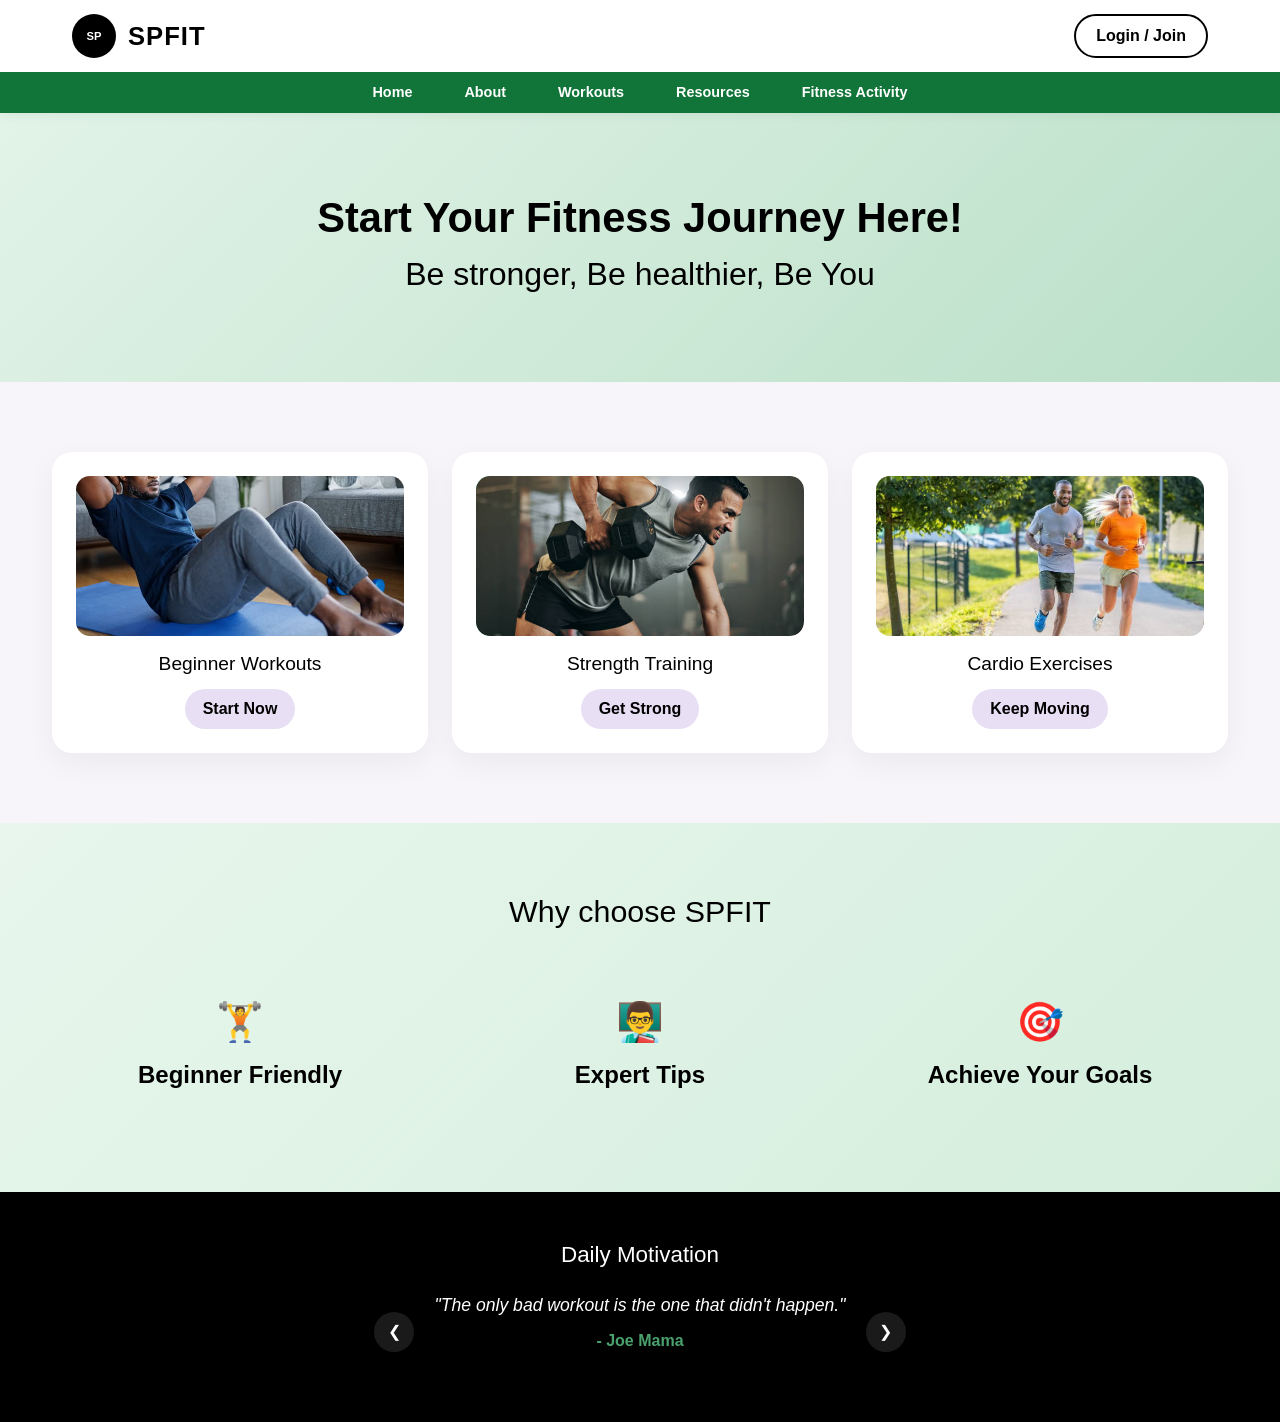
<file: index.html>
<!DOCTYPE html>
<html lang="en">
<head>
    <meta charset="UTF-8">
    <meta name="viewport" content="width=device-width, initial-scale=1.0">
    <title>SPFIT - Home</title>

    <!-- Bootstrap CSS (loaded first so zac.css can override it) -->
    <link rel="stylesheet" href="https://cdn.jsdelivr.net/npm/bootstrap@5.3.3/dist/css/bootstrap.min.css">

    <link rel="stylesheet" href="assets/css/zac.css">
</head>
<body>

<header class="site-header">
  <div class="top-bar">
    <div style="display:flex; align-items:center; gap:12px;">
      <button class="logo-btn">SP</button>
      <span class="brand-title">SPFIT</span>
    </div>
    <a href="html/connect.html" class="login-btn">Login / Join</a>
  </div>

  <nav class="main-nav">
    <ul>
      <li><a href="index.html">Home</a></li>

      <li class="dropdown">
        <p class="dropdownText">About</p>
        <ul class="dropdownItems">
          <li><a href="html/aboutus.html">About Us</a></li>
          <li><a href="html/connect.html">Contact Us</a></li>
        </ul>
      </li>

      <li class="dropdown">
        <p class="dropdownText">Workouts</p>
        <ul class="dropdownItems">
          <li><a href="html/beginner.html" class="active">Beginner Workout</a></li>
          <li><a href="html/strength.html">Strength Training</a></li>
          <li><a href="html/cardio.html">Cardio Exercise</a></li>
          <li><a href="html/stretchingandflexibility.html">Flexibility &amp; Stretching</a></li>
        </ul>
      </li>

      <li class="dropdown">
        <p class="dropdownText">Resources</p>
        <ul class="dropdownItems">
          <li><a href="html/nutrition.html">Healthy Nutrition</a></li>
          <li><a href="html/tips.html">Fitness Tips</a></li>
          <li><a href="html/workoutPlanner.html">Workout Planner</a></li>
          <li><a href="html/gallery.html">Workout Gallery</a></li>
        </ul>
      </li>

      <li><a href="html/mainActivity.html">Fitness Activity</a></li>
    </ul>
  </nav>
</header>

<section class="hero-section">
  <h1><b>Start Your Fitness Journey Here!</b></h1>
  <h2>Be stronger, Be healthier, Be You</h2>
</section>

<section class="features-section">
  <div class="container">
    <div class="row g-4">

      <div class="col-12 col-md-4">
        <div class="feature-card h-100">
          <div class="card-image-placeholder">
            <img src="assets/image/basicworkout.avif" alt="Sit-Ups" class="BEG">
          </div>
          <h3>Beginner Workouts</h3>
          <a href="html/beginner.html" class="card-link">Start Now</a>
        </div>
      </div>

      <div class="col-12 col-md-4">
        <div class="feature-card h-100">
          <div class="card-image-placeholder">
            <img src="assets/image/fitnessStrength.jpg" alt="gym" class="BeG">
          </div>
          <h3>Strength Training</h3>
          <a href="html/strength.html" class="card-link">Get Strong</a>
        </div>
      </div>

      <div class="col-12 col-md-4">
        <div class="feature-card h-100">
          <div class="card-image-placeholder">
            <img src="assets/image/CardioRunning.jpg" alt="run" class="BEg">
          </div>
          <h3>Cardio Exercises</h3>
          <a href="html/cardio.html" class="card-link">Keep Moving</a>
        </div>
      </div>

    </div>
  </div>
</section>

<section class="decision-section">
  <h2>Why choose SPFIT</h2>

  <div class="container">
    <div class="row g-4">
      <div class="col-12 col-md-4">
        <div class="choose-item">
          <div class="icon-box">🏋️</div>
          <h4>Beginner Friendly</h4>
        </div>
      </div>

      <div class="col-12 col-md-4">
        <div class="choose-item">
          <div class="icon-box">👨‍🏫</div>
          <h4>Expert Tips</h4>
        </div>
      </div>

      <div class="col-12 col-md-4">
        <div class="choose-item">
          <div class="icon-box">🎯</div>
          <h4>Achieve Your Goals</h4>
        </div>
      </div>
    </div>
  </div>
</section>

<footer>
  <div class="motivation-card">
    <h3>Daily Motivation</h3>

    <div class="quote-carousel">
      <button class="arrow-btn" onclick="prevQuote()">&#10094;</button>

      <div class="quote-content">
        <blockquote id="quote-text">"The only bad workout is the one that didn't happen."</blockquote>
        <p id="quote-author">- Unknown</p>
      </div>

      <button class="arrow-btn" onclick="nextQuote()">&#10095;</button>
    </div>
  </div>
</footer>

<script src="assets/js/zac.js"></script>

<!-- Bootstrap JS bundle (Popper included) -->
<script src="https://cdn.jsdelivr.net/npm/bootstrap@5.3.3/dist/js/bootstrap.bundle.min.js"></script>

</body>
</html>
</file>
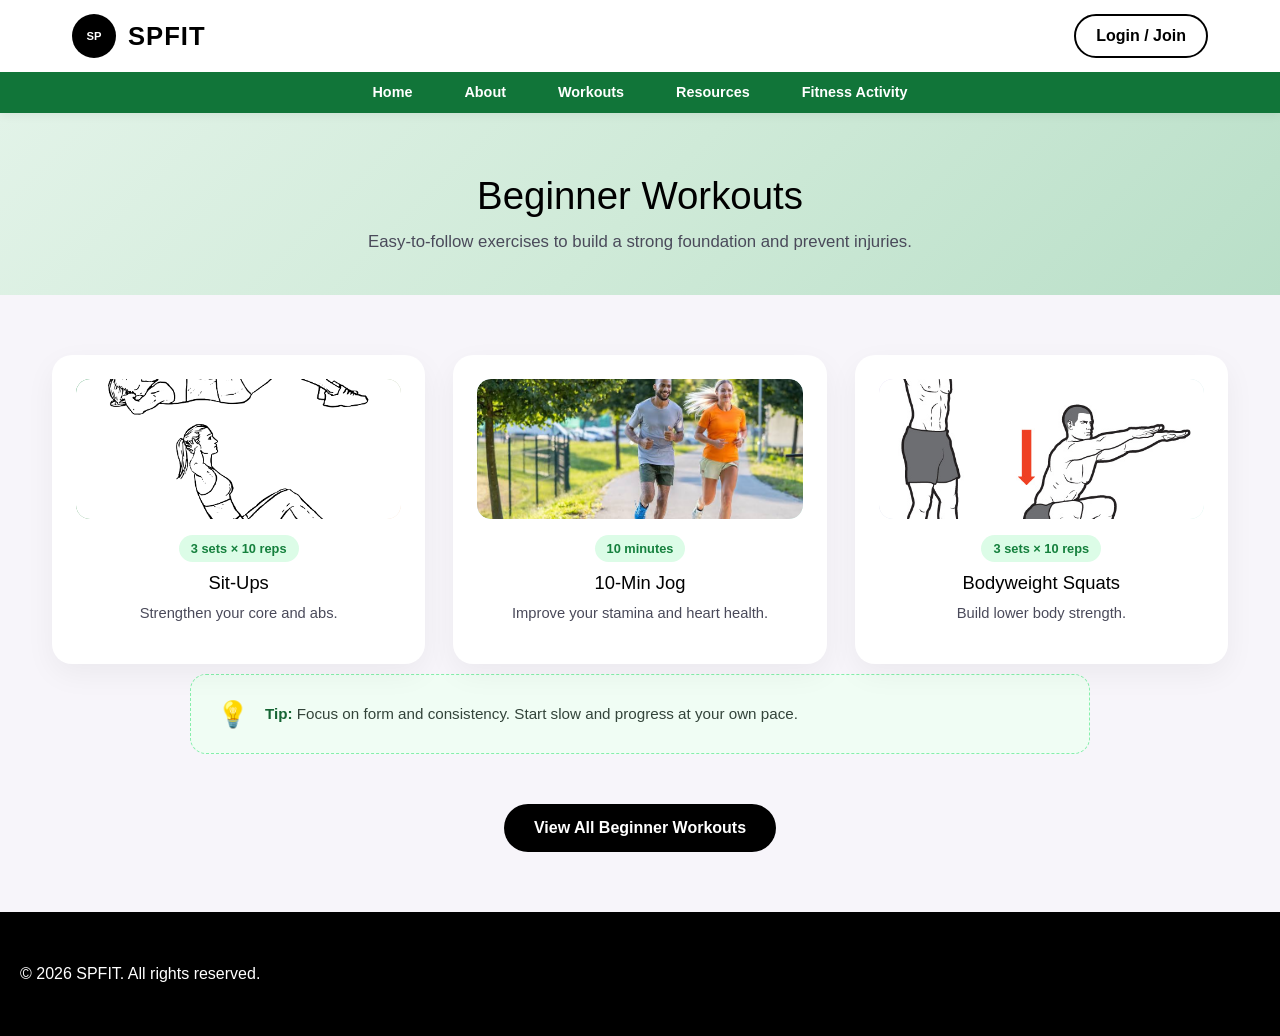
<file: html/beginner.html>
<!DOCTYPE html>
<html lang="en">
<head>
<meta charset="UTF-8">
<meta name="viewport" content="width=device-width, initial-scale=1.0">
<title>Beginner Workouts — SPFIT</title>

<link href="https://cdn.jsdelivr.net/npm/bootstrap@5.3.3/dist/css/bootstrap.min.css" rel="stylesheet">
<link rel="stylesheet" href="../assets/css/zac.css">
</head>

<body>

<header class="site-header">
  <div class="top-bar">
    <div style="display:flex; align-items:center; gap:12px;">
      <button class="logo-btn">SP</button>
      <span class="brand-title">SPFIT</span>
    </div>
    <a href="connect.html" class="login-btn">Login / Join</a>
  </div>

  <nav class="main-nav">
    <ul>
      <li><a href="../index.html">Home</a></li>

      <li class="dropdown" data-bs-display="static">
        <p class="dropdownText" role="button" tabindex="0" data-bs-toggle="dropdown" aria-expanded="false">About</p>
        <ul class="dropdownItems dropdown-menu">
          <li><a href="aboutus.html">About Us</a></li>
          <li><a href="connect.html">Contact Us</a></li>
        </ul>
      </li>

      <li class="dropdown" data-bs-display="static">
        <p class="dropdownText active" role="button" tabindex="0" data-bs-toggle="dropdown" aria-expanded="false">Workouts</p>
        <ul class="dropdownItems dropdown-menu">
          <li><a href="beginner.html" class="active">Beginner Workout</a></li>
          <li><a href="strength.html">Strength Training</a></li>
          <li><a href="cardio.html">Cardio Exercise</a></li>
          <li><a href="stretchingandflexibility.html">Flexibility &amp; Stretching</a></li>
        </ul>
      </li>

      <li class="dropdown" data-bs-display="static">
        <p class="dropdownText" role="button" tabindex="0" data-bs-toggle="dropdown" aria-expanded="false">Resources</p>
        <ul class="dropdownItems dropdown-menu">
          <li><a href="nutrition.html">Healthy Nutrition</a></li>
          <li><a href="tips.html">Fitness Tips</a></li>
          <li><a href="workoutPlanner.html">Workout Planner</a></li>
          <li><a href="gallery.html">Workout Gallery</a></li>
        </ul>
      </li>

      <li><a href="mainActivity.html">Fitness Activity</a></li>
    </ul>
  </nav>
</header>

<section class="workout-hero">
  <h1>Beginner Workouts</h1>
  <p>Easy-to-follow exercises to build a strong foundation and prevent injuries.</p>
</section>

<section class="workout-section">
  <div class="container">

    <div class="workout-grid">

      <div class="workout-card">
        <div class="workout-image-placeholder">
          <img src="../assets/image/SitUp.png" alt="SitUp" class="BeG">
        </div>
        <span class="workout-meta">3 sets × 10 reps</span>
        <h3>Sit-Ups</h3>
        <p class="workout-desc">Strengthen your core and abs.</p>
      </div>

      <div class="workout-card">
        <div class="workout-image-placeholder">
          <img src="../assets/image/CardioRunning.jpg" alt="jogging" class="BeG">
        </div>
        <span class="workout-meta">10 minutes</span>
        <h3>10-Min Jog</h3>
        <p class="workout-desc">Improve your stamina and heart health.</p>
      </div>

      <div class="workout-card">
        <div class="workout-image-placeholder">
          <img src="../assets/image/squats.jpg" alt="squats" class="BeG">
        </div>
        <span class="workout-meta">3 sets × 10 reps</span>
        <h3>Bodyweight Squats</h3>
        <p class="workout-desc">Build lower body strength.</p>
      </div>

    </div>

    <div class="workout-grid workout-grid-extra" id="extraWorkouts" style="display: none;">

      <div class="workout-card">
        <div class="workout-image-placeholder">
          <img src="../assets/image/Basic-Push-Up.jpg" alt="push-up" class="BeG">
        </div>
        <span class="workout-meta">3 sets × 8 reps</span>
        <h3>Push-Ups</h3>
        <p class="workout-desc">Build upper body and core strength (try knee or wall variation if needed).</p>
      </div>

      <div class="workout-card">
        <div class="workout-image-placeholder">
          <img src="../assets/image/gluebridge.jpg" alt="glute bridge" class="BeG">
        </div>
        <span class="workout-meta">3 sets × 12 reps</span>
        <h3>Glute Bridges</h3>
        <p class="workout-desc">Activate your glutes and lower back.</p>
      </div>

      <div class="workout-card">
        <div class="workout-image-placeholder">
          <img src="../assets/image/plank.jpg" alt="plank hold" class="BeG">
        </div>
        <span class="workout-meta">3 sets × 20 seconds</span>
        <h3>Plank Hold</h3>
        <p class="workout-desc">Build core stability and endurance.</p>
      </div>

      <div class="workout-card">
        <div class="workout-image-placeholder">
          <img src="../assets/image/wall-sit.jpg" alt="wall sit" class="BeG">
        </div>
        <span class="workout-meta">3 sets × 20 seconds</span>
        <h3>Wall Sit</h3>
        <p class="workout-desc">Build endurance in your quads and glutes.</p>
      </div>

      <div class="workout-card">
        <div class="workout-image-placeholder">
          <img src="../assets/image/lunges.jpg" alt="standing lunges" class="BeG">
        </div>
        <span class="workout-meta">3 sets × 10 reps per leg</span>
        <h3>Standing Lunges</h3>
        <p class="workout-desc">Improve balance and lower body strength.</p>
      </div>

      <div class="workout-card">
        <div class="workout-image-placeholder">
          <img src="../assets/image/jogging.jpg" alt="brisk walk" class="BeG">
        </div>
        <span class="workout-meta">15 minutes</span>
        <h3>Brisk Walk</h3>
        <p class="workout-desc">A low-impact way to get your heart rate up.</p>
      </div>

      <div class="workout-card">
        <div class="workout-image-placeholder">
          <img src="../assets/image/jumpingjacks.jpg" alt="jumping jacks" class="BeG">
        </div>
        <span class="workout-meta">3 sets × 20 reps</span>
        <h3>Jumping Jacks</h3>
        <p class="workout-desc">A full-body warm-up that gets your blood pumping.</p>
      </div>

      <div class="workout-card">
        <div class="workout-image-placeholder">
          <img src="../assets/image/stepsup.jpg" alt="step ups" class="BeG">
        </div>
        <span class="workout-meta">3 sets × 10 reps</span>
        <h3>Step-Ups</h3>
        <p class="workout-desc">Use a low step or stair to build leg strength and stamina.</p>
      </div>

      <div class="workout-card">
        <div class="workout-image-placeholder">
          <img src="../assets/image/highknee.jpg" alt="high knees" class="BeG">
        </div>
        <span class="workout-meta">3 sets × 30 seconds</span>
        <h3>High Knees</h3>
        <p class="workout-desc">Boost your heart rate and work your core.</p>
      </div>

      <div class="workout-card">
        <div class="workout-image-placeholder">
          <img src="../assets/image/catpose.jpg" alt="cat-cow stretch" class="BeG">
        </div>
        <span class="workout-meta">2 sets × 8 reps</span>
        <h3>Cat-Cow Stretch</h3>
        <p class="workout-desc">Loosen up your spine and relieve back tension.</p>
      </div>

      <div class="workout-card">
        <div class="workout-image-placeholder">
          <img src="../assets/image/StandingHamstringStretch.jpg" alt="hamstring stretch" class="BeG">
        </div>
        <span class="workout-meta">30 seconds each side</span>
        <h3>Standing Hamstring Stretch</h3>
        <p class="workout-desc">Improve flexibility in your legs and lower back.</p>
      </div>

      <div class="workout-card">
        <div class="workout-image-placeholder">
          <img src="../assets/image/shoulderroll.jpg" alt="shoulder rolls" class="BeG">
        </div>
        <span class="workout-meta">2 sets × 10 reps</span>
        <h3>Shoulder Rolls</h3>
        <p class="workout-desc">Release tension and improve shoulder mobility.</p>
      </div>

    </div>

    <div class="tip-banner">
      <span class="tip-icon">💡</span>
      <p><strong>Tip:</strong> Focus on form and consistency. Start slow and progress at your own pace.</p>
    </div>

    <div class="view-all-wrap">
      <button type="button" id="viewAllBtn" class="btn-view-all" aria-expanded="false" aria-controls="extraWorkouts">
        View All Beginner Workouts
      </button>
    </div>

  </div>
</section>

<footer>
  &copy; 2026 SPFIT. All rights reserved.
</footer>

<script src="https://cdn.jsdelivr.net/npm/bootstrap@5.3.3/dist/js/bootstrap.bundle.min.js"></script>
<script src="../assets/js/zac.js"></script>


</body>
</html>
</file>
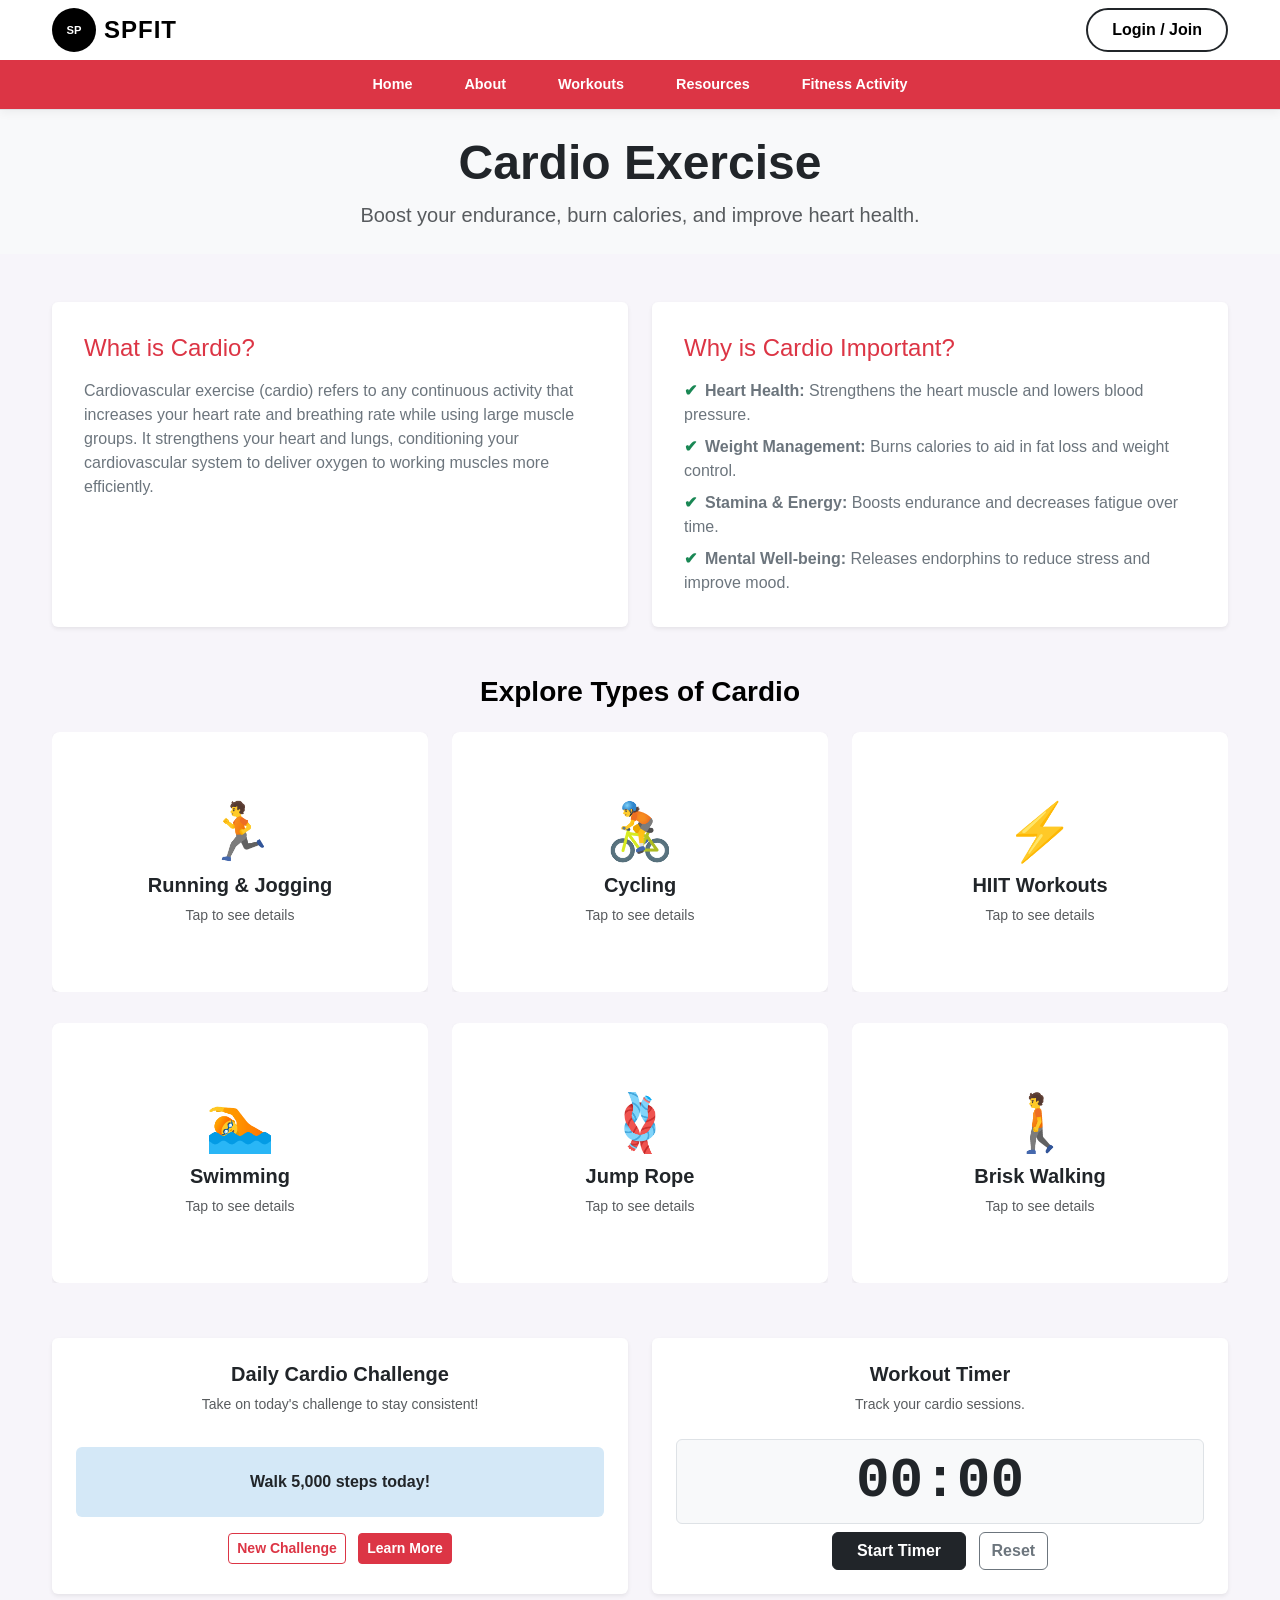
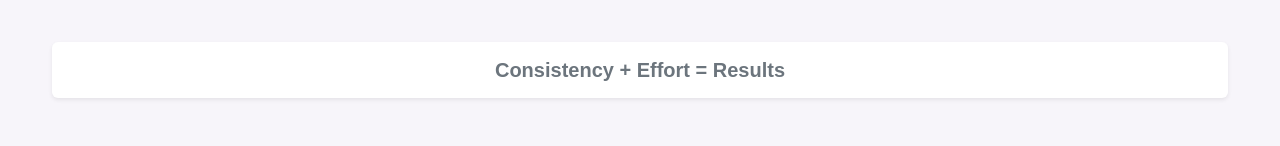
<file: html/cardio.html>
<!DOCTYPE html>
<html lang="en">
<head>
    <meta charset="UTF-8">
    <meta name="viewport" content="width=device-width, initial-scale=1.0">
    <title>Cardio Exercise - SPFIT</title>
    <!-- Bootstrap CSS -->
    <link href="https://cdn.jsdelivr.net/npm/bootstrap@5.3.3/dist/css/bootstrap.min.css" rel="stylesheet">
    <!-- Custom CSS -->
    <link rel="stylesheet" href="../assets/css/zac.css">
    <link rel="stylesheet" href="../assets/css/hajrah.css">
</head>
<body>

<!-- Header Section -->
<header class="site-header bg-white border-bottom sticky-top">
    <!-- Top Bar -->
    <div class="container d-flex align-items-center justify-content-between py-2">
        <div class="d-flex align-items-center gap-2">
            <button class="logo-btn rounded-circle fw-bold border-0">SP</button>
            <span class="brand-title fw-bold fs-4">SPFIT</span>
        </div>
        <a href="../html/connect.html" class="login-btn btn border-dark rounded-pill px-4 fw-semibold">Login / Join</a>
    </div>
    
    <!-- Main Navigation Bar -->
    <nav class="main-nav bg-danger w-100">
        <ul class="list-unstyled d-flex justify-content-center align-items-center gap-4 m-0 px-3">
            <li><a href="../index.html" class="text-white text-decoration-none fw-semibold py-3 d-inline-block">Home</a></li>
            <li class="dropdown position-relative">
                <button type="button" class="dropdownText bg-transparent border-0 text-white fw-semibold py-3 m-0 cursor-pointer">About</button>
                <ul class="dropdownItems list-unstyled position-absolute bg-white rounded-3 py-2 m-0 z-3">
                    <li><a href="aboutus.html" class="d-block px-3 py-2 text-dark text-decoration-none fw-semibold small">About Us</a></li>
                    <li><a href="connect.html" class="d-block px-3 py-2 text-dark text-decoration-none fw-semibold small">Contact Us</a></li>
                </ul>
            </li>
            <li class="dropdown position-relative">
                <button type="button" class="dropdownText bg-transparent border-0 text-white fw-semibold py-3 m-0 cursor-pointer">Workouts</button>
                <ul class="dropdownItems list-unstyled position-absolute bg-white rounded-3 py-2 m-0 z-3">
                    <li><a href="beginner.html" class="d-block px-3 py-2 text-dark text-decoration-none fw-semibold small">Beginner Workout</a></li>
                    <li><a href="strength.html" class="d-block px-3 py-2 text-dark text-decoration-none fw-semibold small">Strength Training</a></li>
                    <li><a href="cardio.html" class="d-block px-3 py-2 text-dark text-decoration-none fw-semibold small">Cardio Exercise</a></li>
                    <li><a href="stretchingandflexibility.html" class="d-block px-3 py-2 text-dark text-decoration-none fw-semibold small">Flexibility &amp; Stretching</a></li>
                </ul>
            </li>
            <li class="dropdown position-relative">
                <button type="button" class="dropdownText bg-transparent border-0 text-white fw-semibold py-3 m-0 cursor-pointer">Resources</button>
                <ul class="dropdownItems list-unstyled position-absolute bg-white rounded-3 py-2 m-0 z-3">
                    <li><a href="nutrition.html" class="d-block px-3 py-2 text-dark text-decoration-none fw-semibold small">Healthy Nutrition</a></li>
                    <li><a href="tips.html" class="d-block px-3 py-2 text-dark text-decoration-none fw-semibold small">Fitness Tips</a></li>
                    <li><a href="workoutPlanner.html" class="d-block px-3 py-2 text-dark text-decoration-none fw-semibold small">Workout Planner</a></li>
                    <li><a href="gallery.html" class="d-block px-3 py-2 text-dark text-decoration-none fw-semibold small">Workout Gallery</a></li>
                </ul>
            </li>
            <li><a href="mainActivity.html" class="text-white text-decoration-none fw-semibold py-3 d-inline-block">Fitness Activity</a></li>
        </ul>
    </nav>
</header>

<!-- Top Section -->
<header class="text-center py-4 bg-light">
    <div class="container">
        <h1 class="display-5 fw-bold text-dark">Cardio Exercise</h1>
        <p class="lead text-muted mb-0">Boost your endurance, burn calories, and improve heart health.</p>
    </div>
</header>

<!-- Main Content Area -->
<main class="container my-5">

    <!-- Information Cards -->
    <section class="mb-5">
        <div class="row g-4">
            <div class="col-md-6">
                <div class="card h-100 border-0 shadow-sm p-3">
                    <div class="card-body">
                        <h2 class="h4 text-danger">What is Cardio?</h2>
                        <p class="card-text text-secondary mt-3">
                            Cardiovascular exercise (cardio) refers to any continuous activity that increases your heart rate and breathing rate while using large muscle groups. It strengthens your heart and lungs, conditioning your cardiovascular system to deliver oxygen to working muscles more efficiently.
                        </p>
                    </div>
                </div>
            </div>
            <div class="col-md-6">
                <div class="card h-100 border-0 shadow-sm p-3">
                    <div class="card-body">
                        <h2 class="h4 text-danger">Why is Cardio Important?</h2>
                        <ul class="list-unstyled text-secondary mt-3 mb-0">
                            <li class="mb-2"><span class="text-success me-2 fw-bold">✔</span><strong>Heart Health:</strong> Strengthens the heart muscle and lowers blood pressure.</li>
                            <li class="mb-2"><span class="text-success me-2 fw-bold">✔</span><strong>Weight Management:</strong> Burns calories to aid in fat loss and weight control.</li>
                            <li class="mb-2"><span class="text-success me-2 fw-bold">✔</span><strong>Stamina &amp; Energy:</strong> Boosts endurance and decreases fatigue over time.</li>
                            <li class="mb-0"><span class="text-success me-2 fw-bold">✔</span><strong>Mental Well-being:</strong> Releases endorphins to reduce stress and improve mood.</li>
                        </ul>
                    </div>
                </div>
            </div>
        </div>
    </section>

    <!-- Flip Cards Section -->
    <section class="mb-5">
        <h3 class="text-center fw-bold mb-4">Explore Types of Cardio</h3>
        <div class="row g-4">
            <!-- Card 1 -->
            <div class="col-md-4">
                <button type="button" class="flip-card w-100 border-0 bg-transparent p-0" aria-pressed="false">
                    <div class="flip-inner">
                        <div class="flip-front card border-0 shadow-sm p-4 text-center bg-white">
                            <div class="flip-icon display-4 mb-2">🏃</div>
                            <h5 class="fw-bold">Running &amp; Jogging</h5>
                            <p class="small text-muted mb-0">Tap to see details</p>
                        </div>
                        <div class="flip-back card border-0 shadow-sm p-4 bg-danger text-white text-center">
                            <h5 class="fw-bold mb-2">Running &amp; Jogging</h5>
                            <p class="small mb-0">High-impact cardio that builds leg strength and burns high calories quickly. Great for outdoors or treadmills.</p>
                        </div>
                    </div>
                </button>
            </div>
            
            <!-- Card 2 -->
            <div class="col-md-4">
                <button type="button" class="flip-card w-100 border-0 bg-transparent p-0" aria-pressed="false">
                    <div class="flip-inner">
                        <div class="flip-front card border-0 shadow-sm p-4 text-center bg-white">
                            <div class="flip-icon display-4 mb-2">🚴</div>
                            <h5 class="fw-bold">Cycling</h5>
                            <p class="small text-muted mb-0">Tap to see details</p>
                        </div>
                        <div class="flip-back card border-0 shadow-sm p-4 bg-danger text-white text-center">
                            <h5 class="fw-bold mb-2">Cycling</h5>
                            <p class="small mb-0">Low-impact exercise suitable for joint health. Builds quad and calf strength while training stamina.</p>
                        </div>
                    </div>
                </button>
            </div>

            <!-- Card 3 -->
            <div class="col-md-4">
                <button type="button" class="flip-card w-100 border-0 bg-transparent p-0" aria-pressed="false">
                    <div class="flip-inner">
                        <div class="flip-front card border-0 shadow-sm p-4 text-center bg-white">
                            <div class="flip-icon display-4 mb-2">⚡</div>
                            <h5 class="fw-bold">HIIT Workouts</h5>
                            <p class="small text-muted mb-0">Tap to see details</p>
                        </div>
                        <div class="flip-back card border-0 shadow-sm p-4 bg-danger text-white text-center">
                            <h5 class="fw-bold mb-2">HIIT Workouts</h5>
                            <p class="small mb-0">High-Intensity Interval Training alternates burst movements with quick rest. Maximum calorie burn in minimal time.</p>
                        </div>
                    </div>
                </button>
            </div>

            <!-- Card 4 -->
            <div class="col-md-4">
                <button type="button" class="flip-card w-100 border-0 bg-transparent p-0" aria-pressed="false">
                    <div class="flip-inner">
                        <div class="flip-front card border-0 shadow-sm p-4 text-center bg-white">
                            <div class="flip-icon display-4 mb-2">🏊</div>
                            <h5 class="fw-bold">Swimming</h5>
                            <p class="small text-muted mb-0">Tap to see details</p>
                        </div>
                        <div class="flip-back card border-0 shadow-sm p-4 bg-danger text-white text-center">
                            <h5 class="fw-bold mb-2">Swimming</h5>
                            <p class="small mb-0">Full-body workout that builds total endurance with zero joint impact. Highly effective for cardiovascular health.</p>
                        </div>
                    </div>
                </button>
            </div>

            <!-- Card 5 -->
            <div class="col-md-4">
                <button type="button" class="flip-card w-100 border-0 bg-transparent p-0" aria-pressed="false">
                    <div class="flip-inner">
                        <div class="flip-front card border-0 shadow-sm p-4 text-center bg-white">
                            <div class="flip-icon display-4 mb-2">🪢</div>
                            <h5 class="fw-bold">Jump Rope</h5>
                            <p class="small text-muted mb-0">Tap to see details</p>
                        </div>
                        <div class="flip-back card border-0 shadow-sm p-4 bg-danger text-white text-center">
                            <h5 class="fw-bold mb-2">Jump Rope</h5>
                            <p class="small mb-0">Simple, portable, and fast-paced. Enhances coordination, footwork, agility, and cardiovascular fitness.</p>
                        </div>
                    </div>
                </button>
            </div>

            <!-- Card 6 -->
            <div class="col-md-4">
                <button type="button" class="flip-card w-100 border-0 bg-transparent p-0" aria-pressed="false">
                    <div class="flip-inner">
                        <div class="flip-front card border-0 shadow-sm p-4 text-center bg-white">
                            <div class="flip-icon display-4 mb-2">🚶</div>
                            <h5 class="fw-bold">Brisk Walking</h5>
                            <p class="small text-muted mb-0">Tap to see details</p>
                        </div>
                        <div class="flip-back card border-0 shadow-sm p-4 bg-danger text-white text-center">
                            <h5 class="fw-bold mb-2">Brisk Walking</h5>
                            <p class="small mb-0">Accessible for all fitness levels. Excellent for sustainable weight management and daily active recovery.</p>
                        </div>
                    </div>
                </button>
            </div>
        </div>
    </section>

    <!-- Daily Challenge & Timer Section -->
    <section class="row g-4 mb-5">
        <div class="col-md-6">
            <div class="card h-100 border-0 shadow-sm p-4 text-center">
                <h3 class="h5 fw-bold">Daily Cardio Challenge</h3>
                <p class="text-muted small">Take on today's challenge to stay consistent!</p>
                <div class="alert alert-info border-0 my-3 py-3" id="challenge-box">
                    <strong id="challenge-text" class="text-dark">Walk 5,000 steps today!</strong>
                </div>
                <div>
                    <button class="btn btn-outline-danger btn-sm me-2 fw-semibold" id="new-challenge-btn">New Challenge</button>
                    <a href="tips.html" class="btn btn-danger btn-sm fw-semibold">Learn More</a>
                </div>
            </div>
        </div>

        <div class="col-md-6">
            <div class="card h-100 border-0 shadow-sm p-4 text-center justify-content-between">
                <div>
                    <h3 class="h5 fw-bold">Workout Timer</h3>
                    <p class="text-muted small">Track your cardio sessions.</p>
                </div>
                <div class="display-4 fw-bold font-monospace my-2 py-2 border rounded bg-light" id="timer">00:00</div>
                <div>
                    <button class="btn btn-dark px-4 fw-semibold" id="start-btn">Start Timer</button>
                    <button class="btn btn-outline-secondary ms-2 fw-semibold" id="reset-btn">Reset</button>
                </div>
            </div>
        </div>
    </section>

    <!-- Bottom Banner -->
    <div class="p-3 text-center bg-white rounded border-0 shadow-sm">
        <h5 class="mb-0 text-secondary fw-semibold">Consistency + Effort = Results</h5>
    </div>

</main>

<!-- Scripts -->
<script src="../assets/js/hajrah.js"></script>
<script src="https://cdn.jsdelivr.net/npm/bootstrap@5.3.3/dist/js/bootstrap.bundle.min.js"></script>
</body>
</html>
</file>
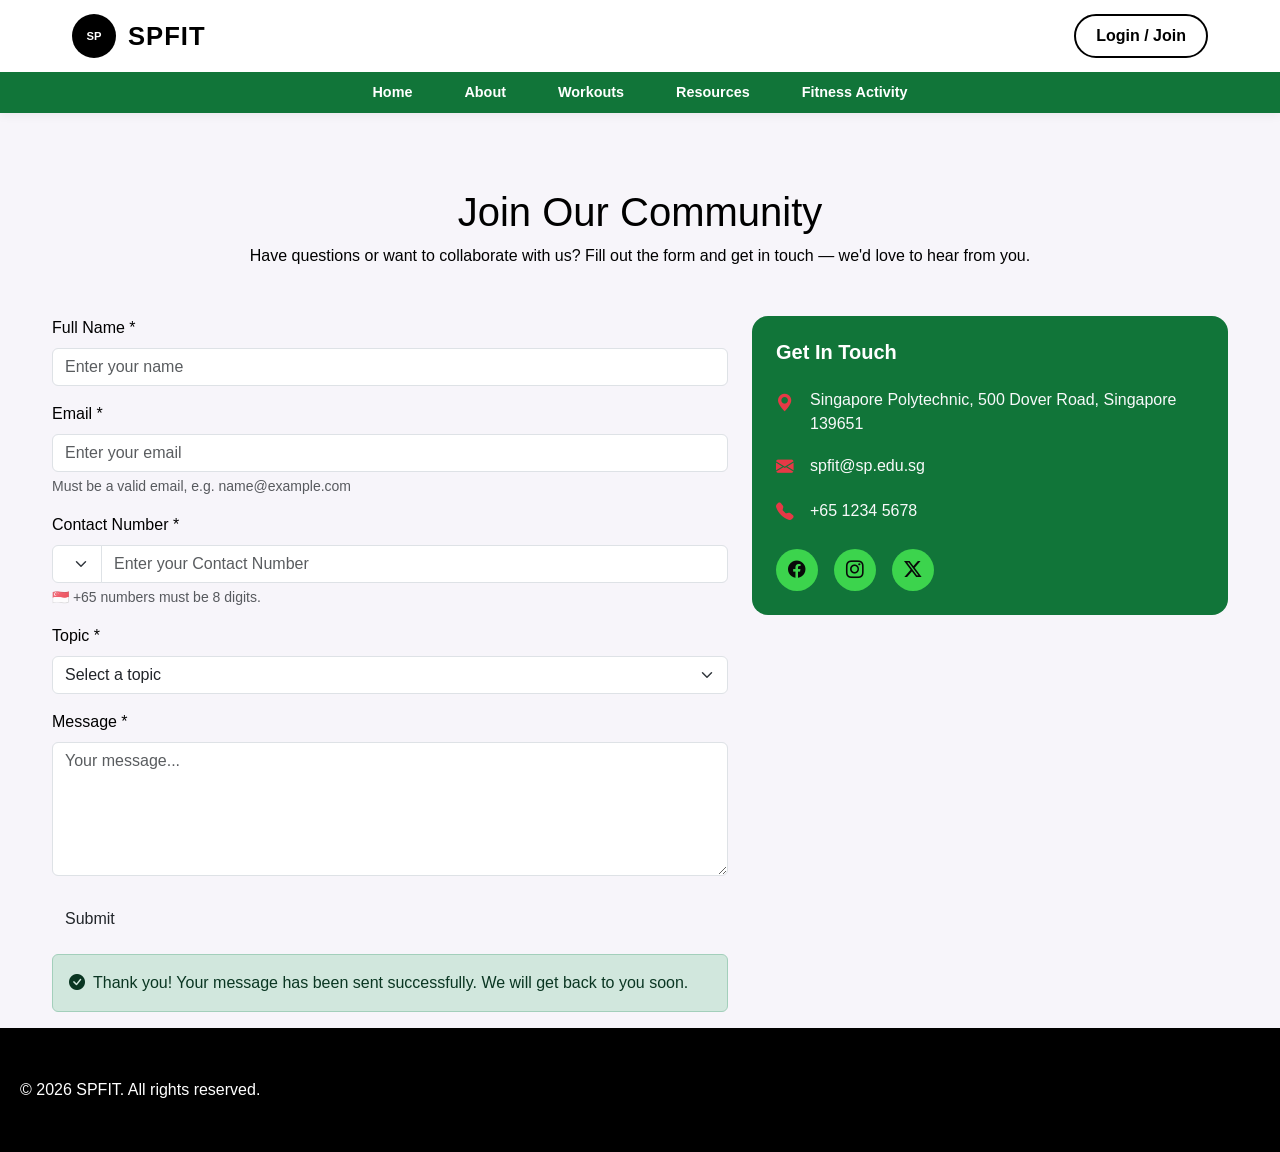
<file: html/connect.html>
<!DOCTYPE html>
<html lang="en">
<head>
  <meta charset="UTF-8">
  <meta name="viewport" content="width=device-width, initial-scale=1.0">
  <title>Join Us / Contact — SPFIT</title>

  <link href="https://cdn.jsdelivr.net/npm/bootstrap@5.3.3/dist/css/bootstrap.min.css" rel="stylesheet">
  <link rel="stylesheet" href="https://cdn.jsdelivr.net/npm/bootstrap-icons@1.11.3/font/bootstrap-icons.min.css">

  <link rel="stylesheet" href="../assets/css/zac.css">
</head>
<body>

<header class="site-header">
  <div class="top-bar">
    <div style="display:flex; align-items:center; gap:12px;">
      <button class="logo-btn">SP</button>
      <span class="brand-title">SPFIT</span>
    </div>
    <a href="connect.html" class="login-btn">Login / Join</a>
  </div>

  <nav class="main-nav">
    <ul>
      <li><a href="../index.html">Home</a></li>

      <li class="dropdown" data-bs-display="static">
        <p class="dropdownText" role="button" tabindex="0" data-bs-toggle="dropdown" aria-expanded="false">About</p>
        <ul class="dropdownItems dropdown-menu">
          <li><a href="aboutus.html">About Us</a></li>
          <li><a href="connect.html" class="active">Contact Us</a></li>
        </ul>
      </li>

      <li class="dropdown" data-bs-display="static">
        <p class="dropdownText" role="button" tabindex="0" data-bs-toggle="dropdown" aria-expanded="false">Workouts</p>
        <ul class="dropdownItems dropdown-menu">
          <li><a href="beginner.html">Beginner Workout</a></li>
          <li><a href="strength.html">Strength Training</a></li>
          <li><a href="cardio.html">Cardio Exercise</a></li>
          <li><a href="stretchingandflexibility.html">Flexibility &amp; Stretching</a></li>
        </ul>
      </li>

      <li class="dropdown" data-bs-display="static">
        <p class="dropdownText" role="button" tabindex="0" data-bs-toggle="dropdown" aria-expanded="false">Resources</p>
        <ul class="dropdownItems dropdown-menu">
          <li><a href="nutrition.html">Healthy Nutrition</a></li>
          <li><a href="tips.html">Fitness Tips</a></li>
          <li><a href="workoutPlanner.html">Workout Planner</a></li>
          <li><a href="gallery.html">Workout Gallery</a></li>
        </ul>
      </li>

      <li><a href="mainActivity.html">Fitness Activity</a></li>
    </ul>
  </nav>
</header>

<section class="joinus-section">
  <div class="container">

    <div class="text-center mb-5">
      <h1 class="joinus-heading">Join Our Community</h1>
      <p class="joinus-sub mx-auto">
        Have questions or want to collaborate with us? Fill out the form and get in touch —
        we'd love to hear from you.
      </p>
    </div>

    <div class="row g-4">

      <div class="col-lg-7">
        <div class="joinus-card">
          <form id="joinForm" novalidate>

            <div class="mb-3">
              <label for="fullName" class="form-label">Full Name *</label>
              <input type="text" class="form-control" id="fullName" placeholder="Enter your name" required>
            </div>

            <div class="mb-3">
              <label for="email" class="form-label">Email *</label>
              <input type="email" class="form-control" id="email" placeholder="Enter your email" required>
              <div class="form-text">Must be a valid email, e.g. name@example.com</div>
              <div class="invalid-feedback" id="emailError">Please enter a valid email address.</div>
            </div>

            <div class="mb-3">
              <label for="phoneNumber" class="form-label">Contact Number *</label>
              <div class="input-group has-validation">
                <select class="form-select flex-grow-0" id="countryCode" style="max-width: 110px;">
                  <option value="+65" data-digits="8">🇸🇬 +65</option>
                  <option value="+60" data-digits="9,10">🇲🇾 +60</option>
                  <option value="+1" data-digits="10">🇺🇸 +1</option>
                </select>
                <input type="tel" class="form-control" id="phoneNumber"
                       placeholder="Enter your Contact Number" required
                       inputmode="numeric" pattern="[0-9]*">
                <div class="invalid-feedback" id="phoneError">Please enter a valid phone number.</div>
              </div>
              <div class="form-text" id="phoneHint">Singapore numbers must be 8 digits.</div>
            </div>

            <div class="mb-3">
              <label for="topic" class="form-label">Topic *</label>
              <select class="form-select" id="topic" required>
                <option value="" selected disabled>Select a topic</option>
                <option>General Question</option>
                <option>Membership</option>
                <option>Partnership / Collaboration</option>
                <option>Feedback</option>
                <option>Other</option>
              </select>
            </div>

            <div class="mb-4">
              <label for="message" class="form-label">Message *</label>
              <textarea class="form-control" id="message" rows="5" placeholder="Your message..." required></textarea>
            </div>

            <button type="submit" class="btn btn-sp">Submit</button>

            <div id="joinAlert" class="alert alert-success d-flex align-items-center gap-2 mt-3" role="alert" style="display: none;">
              <i class="bi bi-check-circle-fill"></i>
              <span>Thank you! Your message has been sent successfully. We will get back to you soon.</span>
            </div>

          </form>
        </div>
      </div>

      <div class="col-lg-5">
        <div class="contact-card p-4">
          <h5 class="text-white fw-bold mb-4">Get In Touch</h5>

          <div class="d-flex align-items-start mb-3">
            <i class="bi bi-geo-alt-fill contact-icon"></i>
            <p class="text-light mb-0 ms-3">
              Singapore Polytechnic, 500 Dover Road, Singapore 139651
            </p>
          </div>

          <div class="d-flex align-items-center mb-3">
            <i class="bi bi-envelope-fill contact-icon"></i>
            <p class="text-light mb-0 ms-3">spfit@sp.edu.sg</p>
          </div>

          <div class="d-flex align-items-center mb-4">
            <i class="bi bi-telephone-fill contact-icon"></i>
            <p class="text-light mb-0 ms-3">+65 1234 5678</p>
          </div>

          <div class="d-flex gap-3">
            <a href="#" class="social-icon"><i class="bi bi-facebook"></i></a>
            <a href="#" class="social-icon"><i class="bi bi-instagram"></i></a>
            <a href="#" class="social-icon"><i class="bi bi-twitter-x"></i></a>
          </div>
        </div>
      </div>

    </div>
  </div>
</section>

<footer>
  &copy; 2026 SPFIT. All rights reserved.
</footer>

<script src="https://cdn.jsdelivr.net/npm/bootstrap@5.3.3/dist/js/bootstrap.bundle.min.js"></script>
<script src="../assets/js/zac.js"></script>


</body>
</html>
</file>
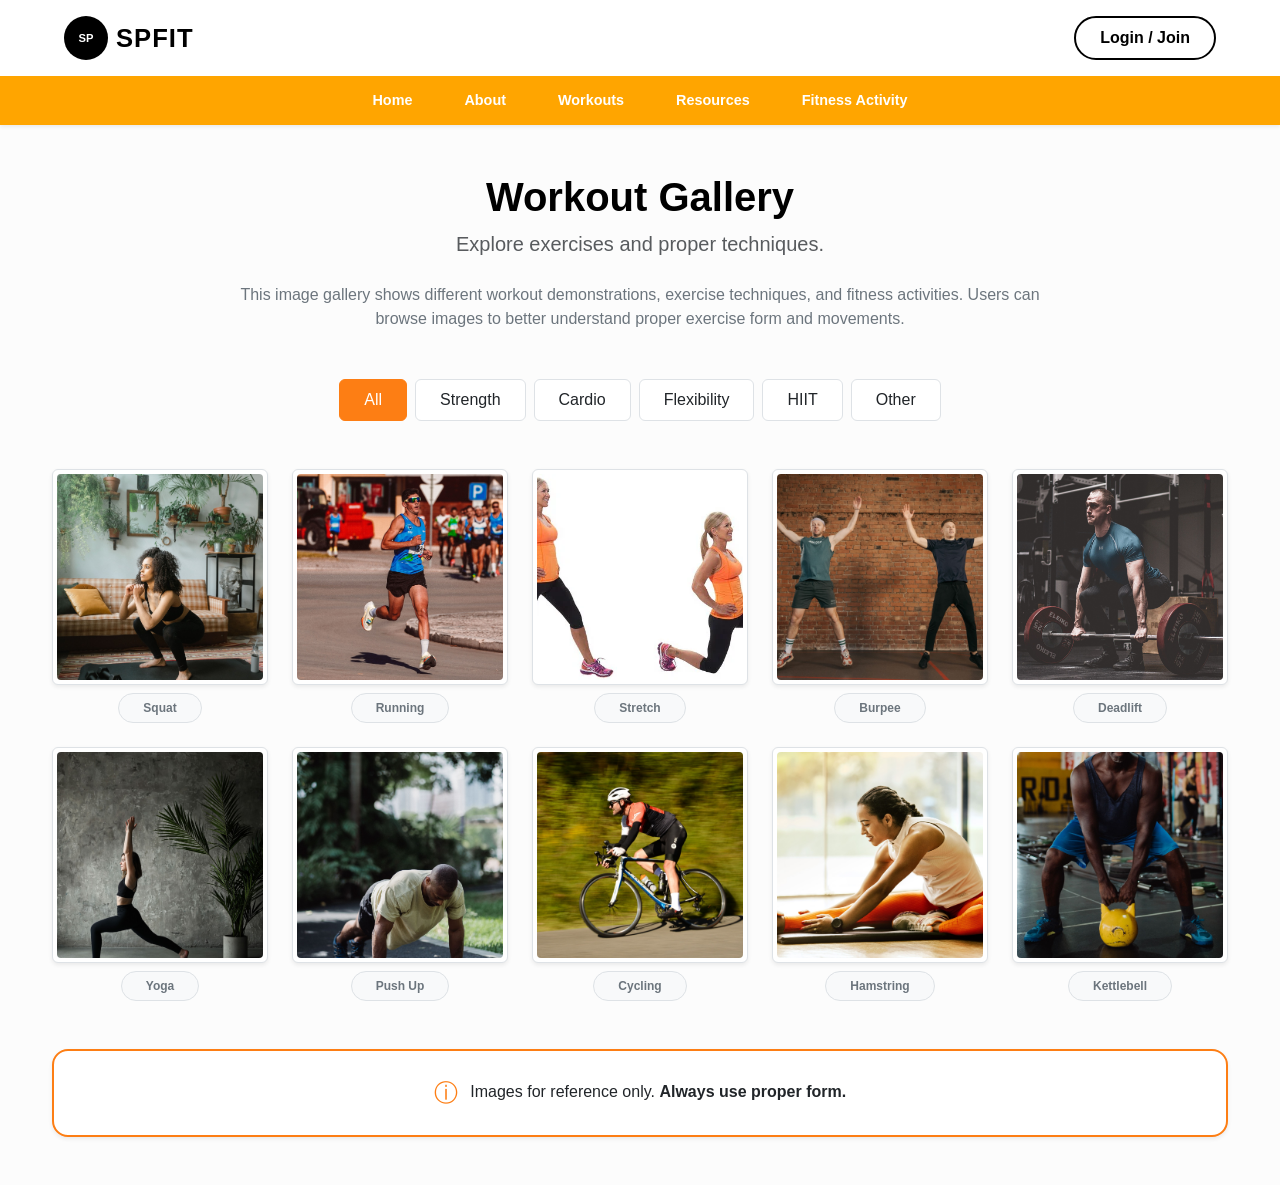
<file: html/gallery.html>
<!DOCTYPE html>
<html lang="en">
<head>
    <meta charset="UTF-8">
    <meta name="viewport" content="width=device-width, initial-scale=1.0">
    <title>SPFIT - Workout Gallery</title>

    <!-- Bootstrap 5 CSS -->
    <link href="https://cdn.jsdelivr.net/npm/bootstrap@5.3.3/dist/css/bootstrap.min.css" rel="stylesheet">
    <!-- Shared nav/header, then page-specific styles -->
    <link rel="stylesheet" href="../assets/css/zac.css">
    <link rel="stylesheet" href="../assets/css/yuxi.css">
</head>
<body class="min-vh-100"> 
    <header class="site-header bg-white shadow-sm sticky-top">
        <div class="top-bar d-flex align-items-center justify-content-between pad-x py-3 px-4 mx-auto">
            <div class="d-flex align-items-center gap-2">
                <button class="logo-btn text-white border-0 rounded-circle fw-bold" style="background-color: black;">SP</button>
                <span class="brand-title fw-bold">SPFIT</span>
            </div>
            <a href="../html/connect.html" class="login-btn rounded-pill px-4 py-2 fw-semibold text-decoration-none text-black" style="background-color: white;">Login / Join</a>
        </div>
        
        <nav class="main-nav w-100" style="background-color: orange;">
            <ul class="list-unstyled d-flex justify-content-center align-items-center gap-4 m-0 px-3">
                <li><a href="../index.html" class="text-white text-decoration-none fw-semibold py-3 d-inline-block">Home</a></li>
                <li class="dropdown position-relative">
                    <p class="dropdownText text-white fw-semibold py-3 m-0 cursor-pointer">About</p>
                    <ul class="dropdownItems list-unstyled position-absolute bg-white rounded-3 py-2 m-0 z-3">
                        <li><a href="aboutus.html" class="d-block px-3 py-2 text-dark text-decoration-none fw-semibold small">About Us</a></li>
                        <li><a href="connect.html" class="d-block px-3 py-2 text-dark text-decoration-none fw-semibold small">Contact Us</a></li>
                    </ul>
                </li>
                <li class="dropdown position-relative">
                    <p class="dropdownText text-white fw-semibold py-3 m-0 cursor-pointer">Workouts</p>
                    <ul class="dropdownItems list-unstyled position-absolute bg-white rounded-3 py-2 m-0 z-3">
                        <li><a href="beginner.html" class="d-block px-3 py-2 text-dark text-decoration-none fw-semibold small">Beginner Workout</a></li>
                        <li><a href="strength.html" class="d-block px-3 py-2 text-dark text-decoration-none fw-semibold small">Strength Training</a></li>
                        <li><a href="cardio.html" class="d-block px-3 py-2 text-dark text-decoration-none fw-semibold small">Cardio Exercise</a></li>
                        <li><a href="stretchingandflexibility.html" class="d-block px-3 py-2 text-dark text-decoration-none fw-semibold small">Flexibility &amp; Stretching</a></li>
                    </ul>
                </li>
                <li class="dropdown position-relative">
                    <p class="dropdownText text-white fw-semibold py-3 m-0 cursor-pointer">Resources</p>
                    <ul class="dropdownItems list-unstyled position-absolute bg-white rounded-3 py-2 m-0 z-3">
                        <li><a href="nutrition.html" class="d-block px-3 py-2 text-dark text-decoration-none fw-semibold small">Healthy Nutrition</a></li>
                        <li><a href="tips.html" class="d-block px-3 py-2 text-dark text-decoration-none fw-semibold small">Fitness Tips</a></li>
                        <li><a href="workoutPlanner.html" class="d-block px-3 py-2 text-dark text-decoration-none fw-semibold small">Workout Planner</a></li>
                        <li><a href="gallery.html" class="d-block px-3 py-2 text-dark text-decoration-none fw-semibold small">Workout Gallery</a></li>
                    </ul>
                </li>
                <li><a href="mainActivity.html" class="text-white text-decoration-none fw-semibold py-3 d-inline-block">Fitness Activity</a></li>
            </ul>
        </nav>
    </header>

    <!-- Heading -->
    <section class="container text-center my-5">
        <h2 class="display-6 fw-bold">Workout Gallery</h2>
        <p class="text-muted fs-5 mb-4">Explore exercises and proper techniques.</p>
        <p class="text-secondary mx-auto" style="max-width: 800px;">
            This image gallery shows different workout demonstrations, exercise techniques, and fitness activities. Users can browse images to better understand proper exercise form and movements.
        </p>
    </section>

    <!-- Filter Buttons -->
    <div class="container mb-5">
        <div class="nav nav-pills justify-content-center gap-2" id="gallery-filters">
            <button class="filter-btn nav-link active border px-4 py-2" onclick="filterGallery('all', this)">All</button>
            <button class="filter-btn nav-link border px-4 py-2 bg-white text-dark" onclick="filterGallery('strength', this)">Strength</button>
            <button class="filter-btn nav-link border px-4 py-2 bg-white text-dark" onclick="filterGallery('cardio', this)">Cardio</button>
            <button class="filter-btn nav-link border px-4 py-2 bg-white text-dark" onclick="filterGallery('flexibility', this)">Flexibility</button>
            <button class="filter-btn nav-link border px-4 py-2 bg-white text-dark" onclick="filterGallery('hiit', this)">HIIT</button>
            <button class="filter-btn nav-link border px-4 py-2 bg-white text-dark" onclick="filterGallery('other', this)">Other</button>
        </div>
    </div>

    <!-- Gallery Grid -->
    <section class="container mb-5">
        <div class="row row-cols-2 row-cols-md-3 row-cols-lg-5 g-4 justify-content-center text-center" id="gallery-grid">
            <!-- Image 1 -->
            <div class="col gallery-item strength">
                <div class="p-1 bg-white border rounded-2 shadow-sm mb-2">
                    <img src="../assets/image/gallerySquat.jpeg" class="w-100 rounded-1 object-fit-cover img-square" alt="Squat Demonstration">
                </div>
                <span class="badge rounded-pill text-bg-light border text-secondary px-4 py-2 fw-semibold">Squat</span>
            </div>

            <!-- Image 2 -->
            <div class="col gallery-item cardio">
                <div class="p-1 bg-white border rounded-2 shadow-sm mb-2">
                    <img src="../assets/image/galleryRunning.jpeg" class="w-100 rounded-1 object-fit-cover img-square" alt="Running Technique">
                </div>
                <span class="badge rounded-pill text-bg-light border text-secondary px-4 py-2 fw-semibold">Running</span>
            </div>

            <!-- Image 3 -->
            <div class="col gallery-item flexibility">
                <div class="p-1 bg-white border rounded-2 shadow-sm mb-2">
                    <img src="../assets/image/lunges.jpg" class="w-100 rounded-1 object-fit-cover img-square" alt="Lunge Stretch">
                </div>
                <span class="badge rounded-pill text-bg-light border text-secondary px-4 py-2 fw-semibold">Stretch</span>
            </div>

            <!-- Image 4 -->
            <div class="col gallery-item hiit">
                <div class="p-1 bg-white border rounded-2 shadow-sm mb-2">
                    <img src="../assets/image/galleryStretch.jpeg" class="w-100 rounded-1 object-fit-cover img-square" alt="Burpee Form">
                </div>
                <span class="badge rounded-pill text-bg-light border text-secondary px-4 py-2 fw-semibold">Burpee</span>
            </div>

            <!-- Image 5 -->
            <div class="col gallery-item strength">
                <div class="p-1 bg-white border rounded-2 shadow-sm mb-2">
                    <img src="../assets/image/galleryDeadlifts.jpeg" class="w-100 rounded-1 object-fit-cover img-square" alt="Deadlift Proper Form">
                </div>
                <span class="badge rounded-pill text-bg-light border text-secondary px-4 py-2 fw-semibold">Deadlift</span>
            </div>

            <!-- Image 6 -->
            <div class="col gallery-item other">
                <div class="p-1 bg-white border rounded-2 shadow-sm mb-2">
                    <img src="../assets/image/galleryYoga1.jpeg" class="w-100 rounded-1 object-fit-cover img-square" alt="Yoga Pose">
                </div>
                <span class="badge rounded-pill text-bg-light border text-secondary px-4 py-2 fw-semibold">Yoga</span>
            </div>

            <!-- Image 7 -->
            <div class="col gallery-item strength">
                <div class="p-1 bg-white border rounded-2 shadow-sm mb-2">
                    <img src="../assets/image/galleryPushup.jpeg" class="w-100 rounded-1 object-fit-cover img-square" alt="Push Up Form">
                </div>
                <span class="badge rounded-pill text-bg-light border text-secondary px-4 py-2 fw-semibold">Push Up</span>
            </div>

            <!-- Image 8 -->
            <div class="col gallery-item cardio">
                <div class="p-1 bg-white border rounded-2 shadow-sm mb-2">
                    <img src="../assets/image/galleryCycling.jpeg" class="w-100 rounded-1 object-fit-cover img-square" alt="Cycling Posture">
                </div>
                <span class="badge rounded-pill text-bg-light border text-secondary px-4 py-2 fw-semibold">Cycling</span>
            </div>

            <!-- Image 9 -->
            <div class="col gallery-item flexibility">
                <div class="p-1 bg-white border rounded-2 shadow-sm mb-2">
                    <img src="../assets/image/galleryStretchlegs.jpeg" class="w-100 rounded-1 object-fit-cover img-square" alt="Hamstring Stretch">
                </div>
                <span class="badge rounded-pill text-bg-light border text-secondary px-4 py-2 fw-semibold">Hamstring</span>
            </div>

            <!-- Image 10 -->
            <div class="col gallery-item hiit">
                <div class="p-1 bg-white border rounded-2 shadow-sm mb-2">
                    <img src="../assets/image/galleryKettlebell.jpeg" class="w-100 rounded-1 object-fit-cover img-square" alt="Kettlebell Swing">
                </div>
                <span class="badge rounded-pill text-bg-light border text-secondary px-4 py-2 fw-semibold">Kettlebell</span>
            </div>
        </div>
    </section>

    <!-- Footer Tips Alert -->
    <div class="container my-5">
        <div class="alert bg-white border border-2 border-orange rounded-4 text-center py-4 shadow-sm text-dark">
            <span class="fs-4 me-2 align-middle text-orange">ⓘ</span> Images for reference only. <strong>Always use proper form.</strong>
        </div>
    </div>

    <!-- Bootstrap 5 JS Bundle -->
    <script src="https://cdn.jsdelivr.net/npm/bootstrap@5.3.3/dist/js/bootstrap.bundle.min.js"></script>

    <!-- External JavaScript Files -->
    <script src="../assets/js/yuxi.js"></script>
    <script src='../assets/js/zac.js'></script>

</body>
</html>
</file>
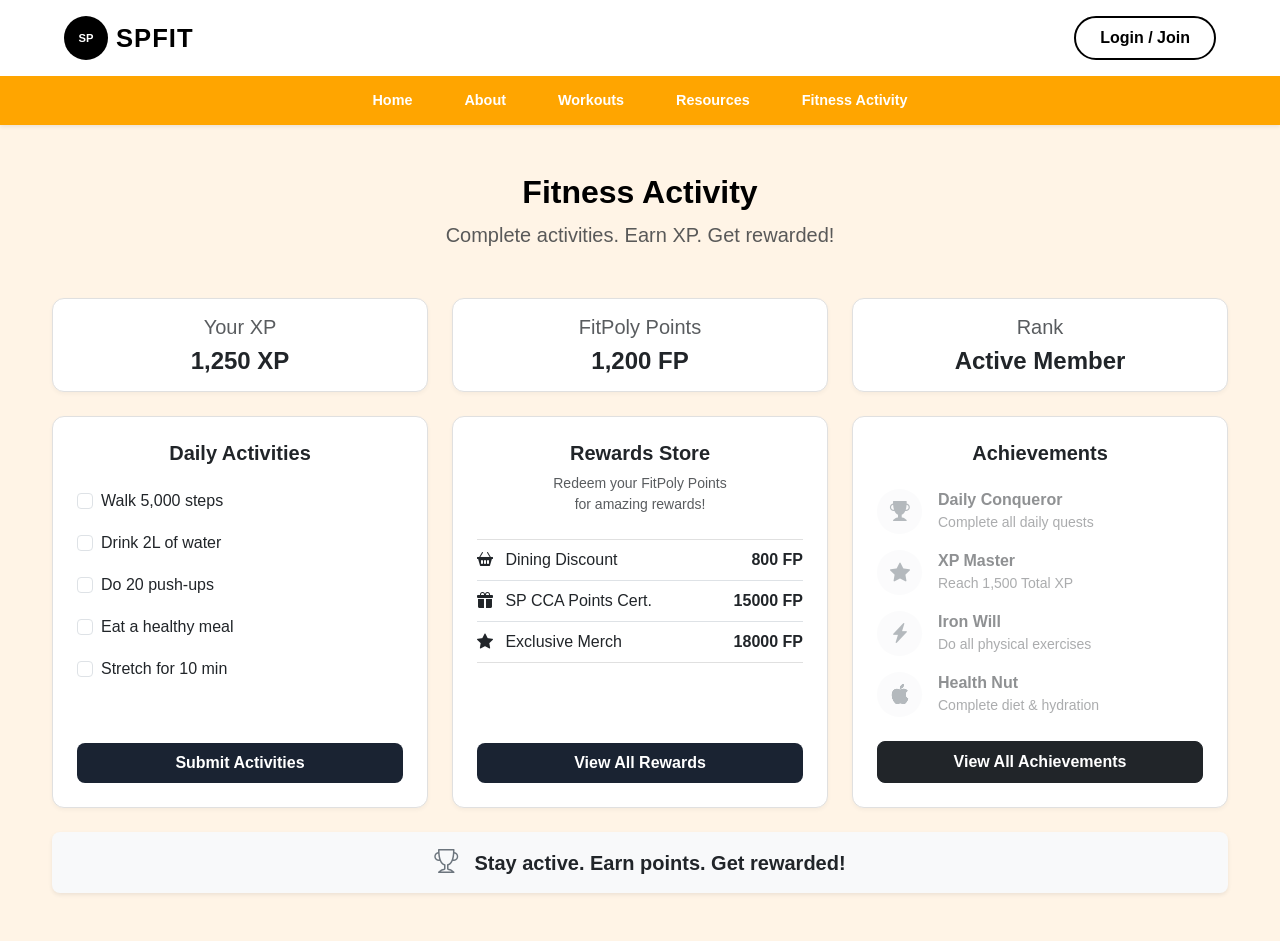
<file: html/mainActivity.html>
<!DOCTYPE html>
<html lang="en">
<head>
    <meta charset="UTF-8">
    <meta name="viewport" content="width=device-width, initial-scale=1.0">
    <title>Fitness Activity - SPFIT</title>
    
    <!-- Bootstrap 5 CSS -->
    <link href="https://cdn.jsdelivr.net/npm/bootstrap@5.3.3/dist/css/bootstrap.min.css" rel="stylesheet">
    <!-- Bootstrap Icons -->
    <link rel="stylesheet" href="https://cdn.jsdelivr.net/npm/bootstrap-icons@1.11.1/font/bootstrap-icons.css">

    <!-- Shared nav/header, then page-specific styles -->
    <link rel="stylesheet" href="../assets/css/zac.css">
    <link rel="stylesheet" href="../assets/css/yuxi.css">
</head>
<body class="min-vh-100" style="background-color: #fff4e6;">
 <header class="site-header bg-white shadow-sm sticky-top">
        <div class="top-bar d-flex align-items-center justify-content-between pad-x py-3 px-4 mx-auto" style="max-width: 1200px;">
            <div class="d-flex align-items-center gap-2">
                <button class="logo-btn text-white border-0 rounded-circle fw-bold" style="background-color: black;">SP</button>
                <span class="brand-title fw-bold">SPFIT</span>
            </div>
            <a href="../html/connect.html" class="login-btn rounded-pill px-4 py-2 fw-semibold text-decoration-none text-black" style="background-color: white;">Login / Join</a>
        </div>
        
        <nav class="main-nav w-100" style="background-color: orange;">
            <ul class="list-unstyled d-flex justify-content-center align-items-center gap-4 m-0 px-3">
                <li><a href="../index.html" class="text-white text-decoration-none fw-semibold py-3 d-inline-block">Home</a></li>
                <li class="dropdown position-relative">
                    <p class="dropdownText text-white fw-semibold py-3 m-0 cursor-pointer">About</p>
                    <ul class="dropdownItems list-unstyled position-absolute bg-white rounded-3 py-2 m-0 z-3">
                        <li><a href="aboutus.html" class="d-block px-3 py-2 text-dark text-decoration-none fw-semibold small">About Us</a></li>
                        <li><a href="connect.html" class="d-block px-3 py-2 text-dark text-decoration-none fw-semibold small">Contact Us</a></li>
                    </ul>
                </li>
                <li class="dropdown position-relative">
                    <p class="dropdownText text-white fw-semibold py-3 m-0 cursor-pointer">Workouts</p>
                    <ul class="dropdownItems list-unstyled position-absolute bg-white rounded-3 py-2 m-0 z-3">
                        <li><a href="beginner.html" class="d-block px-3 py-2 text-dark text-decoration-none fw-semibold small">Beginner Workout</a></li>
                        <li><a href="strength.html" class="d-block px-3 py-2 text-dark text-decoration-none fw-semibold small">Strength Training</a></li>
                        <li><a href="cardio.html" class="d-block px-3 py-2 text-dark text-decoration-none fw-semibold small">Cardio Exercise</a></li>
                        <li><a href="stretchingandflexibility.html" class="d-block px-3 py-2 text-dark text-decoration-none fw-semibold small">Flexibility &amp; Stretching</a></li>
                    </ul>
                </li>
                <li class="dropdown position-relative">
                    <p class="dropdownText text-white fw-semibold py-3 m-0 cursor-pointer">Resources</p>
                    <ul class="dropdownItems list-unstyled position-absolute bg-white rounded-3 py-2 m-0 z-3">
                        <li><a href="nutrition.html" class="d-block px-3 py-2 text-dark text-decoration-none fw-semibold small">Healthy Nutrition</a></li>
                        <li><a href="tips.html" class="d-block px-3 py-2 text-dark text-decoration-none fw-semibold small">Fitness Tips</a></li>
                        <li><a href="workoutPlanner.html" class="d-block px-3 py-2 text-dark text-decoration-none fw-semibold small">Workout Planner</a></li>
                        <li><a href="gallery.html" class="d-block px-3 py-2 text-dark text-decoration-none fw-semibold small">Workout Gallery</a></li>
                    </ul>
                </li>
                <li><a href="mainActivity.html" class="text-white text-decoration-none fw-semibold py-3 d-inline-block">Fitness Activity</a></li>
            </ul>
        </nav>
 </header>
<!-- Main Content Container -->
<main class="container py-5">
    
    <div class="text-center mb-5">
        <h2 class="fw-bold">Fitness Activity</h2>
        <p class="text-muted fs-5">Complete activities. Earn XP. Get rewarded!</p>
    </div>

    <div class="row g-4 mb-4 text-center">
        <div class="col-md-4">
            <div class="card p-3">
                <h5 class="text-muted mb-2">Your XP</h5>
                <h4 class="fw-bold mb-0" id="xpCount">1,250 XP</h4>
            </div>
        </div>
        <div class="col-md-4">
            <div class="card p-3">
                <h5 class="text-muted mb-2">FitPoly Points</h5>
                <h4 class="fw-bold mb-0" id="fpCount">1,200 FP</h4>
            </div>
        </div>
        <div class="col-md-4">
            <div class="card p-3">
                <h5 class="text-muted mb-2">Rank</h5>
                <h4 class="fw-bold mb-0">Active Member</h4>
            </div>
        </div>
    </div>

    <!-- Main 3-Column Section -->
    <div class="row g-4 mb-4">
        
        <!-- Daily Activities -->
        <div class="col-lg-4">
            <div class="card h-100 p-4">
                <h5 class="fw-bold text-center mb-4">Daily Activities</h5>
                <form id="activityForm" class="d-flex flex-column gap-3 mb-4">
                    <div class="form-check">
                        <input class="form-check-input activity-cb" type="checkbox" value="50" id="task1">
                        <label class="form-check-label" for="task1">Walk 5,000 steps</label>
                    </div>
                    <div class="form-check">
                        <input class="form-check-input activity-cb" type="checkbox" value="50" id="task2">
                        <label class="form-check-label" for="task2">Drink 2L of water</label>
                    </div>
                    <div class="form-check">
                        <input class="form-check-input activity-cb" type="checkbox" value="50" id="task3">
                        <label class="form-check-label" for="task3">Do 20 push-ups</label>
                    </div>
                    <div class="form-check">
                        <input class="form-check-input activity-cb" type="checkbox" value="50" id="task4">
                        <label class="form-check-label" for="task4">Eat a healthy meal</label>
                    </div>
                    <div class="form-check">
                        <input class="form-check-input activity-cb" type="checkbox" value="50" id="task5">
                        <label class="form-check-label" for="task5">Stretch for 10 min</label>
                    </div>
                </form>
                <div class="mt-auto">
                    <button type="button" id="submitActivitiesBtn" class="btn btn-dark-custom w-100 py-2 rounded-3 fw-semibold">Submit Activities</button>
                </div>
            </div>
        </div>

        <!-- Rewards Store -->
        <div class="col-lg-4">
            <div class="card h-100 p-4">
                <h5 class="fw-bold text-center mb-2">Rewards Store</h5>
                <p class="text-center text-muted small mb-4">Redeem your FitPoly Points<br>for amazing rewards!</p>
                
                <div class="list-group list-group-flush mb-4">
                    <div class="list-group-item d-flex justify-content-between align-items-center px-0">
                        <span><i class="bi bi-basket2-fill me-2"></i> Dining Discount</span>
                        <span class="fw-bold">800 FP</span>
                    </div>
                    <div class="list-group-item d-flex justify-content-between align-items-center px-0">
                        <span><i class="bi bi-gift-fill me-2"></i> SP CCA Points Cert.</span>
                        <span class="fw-bold">15000 FP</span>
                    </div>
                    <div class="list-group-item d-flex justify-content-between align-items-center px-0">
                        <span><i class="bi bi-star-fill me-2"></i> Exclusive Merch</span>
                        <span class="fw-bold">18000 FP</span>
                    </div>
                </div>
                
                <div class="mt-auto">
                    <button class="btn btn-dark-custom w-100 py-2 rounded-3 fw-semibold">View All Rewards</button>
                </div>
            </div>
        </div>
<!-- Achievements Section -->
        <div class="col-lg-4">
            <div class="card h-100 p-4">
                <h5 class="fw-bold text-center mb-4">Achievements</h5>
                
                <div class="d-flex flex-column gap-3 mb-4 flex-grow-1" id="achievementsContainer">
                    <!-- Achievement 1: Daily Conqueror -->
                    <div class="d-flex align-items-center gap-3 opacity-50 achievement-row" id="ach-daily">
                        <div class="bg-light rounded-circle d-flex align-items-center justify-content-center" style="width: 45px; height: 45px;">
                            <i class="bi bi-trophy-fill text-secondary fs-5" id="icon-daily"></i>
                        </div>
                        <div>
                            <h6 class="mb-0 fw-bold">Daily Conqueror</h6>
                            <small class="text-muted">Complete all daily quests</small>
                        </div>
                    </div>

                    <!-- Achievement 2: XP Master -->
                    <div class="d-flex align-items-center gap-3 opacity-50 achievement-row" id="ach-xp">
                        <div class="bg-light rounded-circle d-flex align-items-center justify-content-center" style="width: 45px; height: 45px;">
                            <i class="bi bi-star-fill text-secondary fs-5" id="icon-xp"></i>
                        </div>
                        <div>
                            <h6 class="mb-0 fw-bold">XP Master</h6>
                            <small class="text-muted">Reach 1,500 Total XP</small>
                        </div>
                    </div>

                    <!-- Achievement 3: Iron Will -->
                    <div class="d-flex align-items-center gap-3 opacity-50 achievement-row" id="ach-iron">
                        <div class="bg-light rounded-circle d-flex align-items-center justify-content-center" style="width: 45px; height: 45px;">
                            <i class="bi bi-lightning-charge-fill text-secondary fs-5" id="icon-iron"></i>
                        </div>
                        <div>
                            <h6 class="mb-0 fw-bold">Iron Will</h6>
                            <small class="text-muted">Do all physical exercises</small>
                        </div>
                    </div>

                    <!-- Achievement 4: Health Nut -->
                    <div class="d-flex align-items-center gap-3 opacity-50 achievement-row" id="ach-health">
                        <div class="bg-light rounded-circle d-flex align-items-center justify-content-center" style="width: 45px; height: 45px;">
                            <i class="bi bi-apple text-secondary fs-5" id="icon-health"></i>
                        </div>
                        <div>
                            <h6 class="mb-0 fw-bold">Health Nut</h6>
                            <small class="text-muted">Complete diet & hydration</small>
                        </div>
                    </div>
                </div>
                
                <div class="mt-auto">
                    <button class="btn btn-dark w-100 py-2 rounded-3 fw-semibold">View All Achievements</button>
                </div>
            </div>
        </div>

    </div>
    <!-- Bottom Banner -->
    <div class="card p-3 bg-light text-center border-0 shadow-sm rounded-3">
        <h5 class="mb-0 text-dark fw-bold d-flex align-items-center justify-content-center gap-3">
            <i class="bi bi-trophy text-secondary fs-4"></i>
            Stay active. Earn points. Get rewarded!
        </h5>
    </div>

</main>

<!-- Bootstrap JS -->
<script src="https://cdn.jsdelivr.net/npm/bootstrap@5.3.3/dist/js/bootstrap.bundle.min.js"></script>
 <script src="../assets/js/yuxi.js"></script>

</body>
</html>
</file>
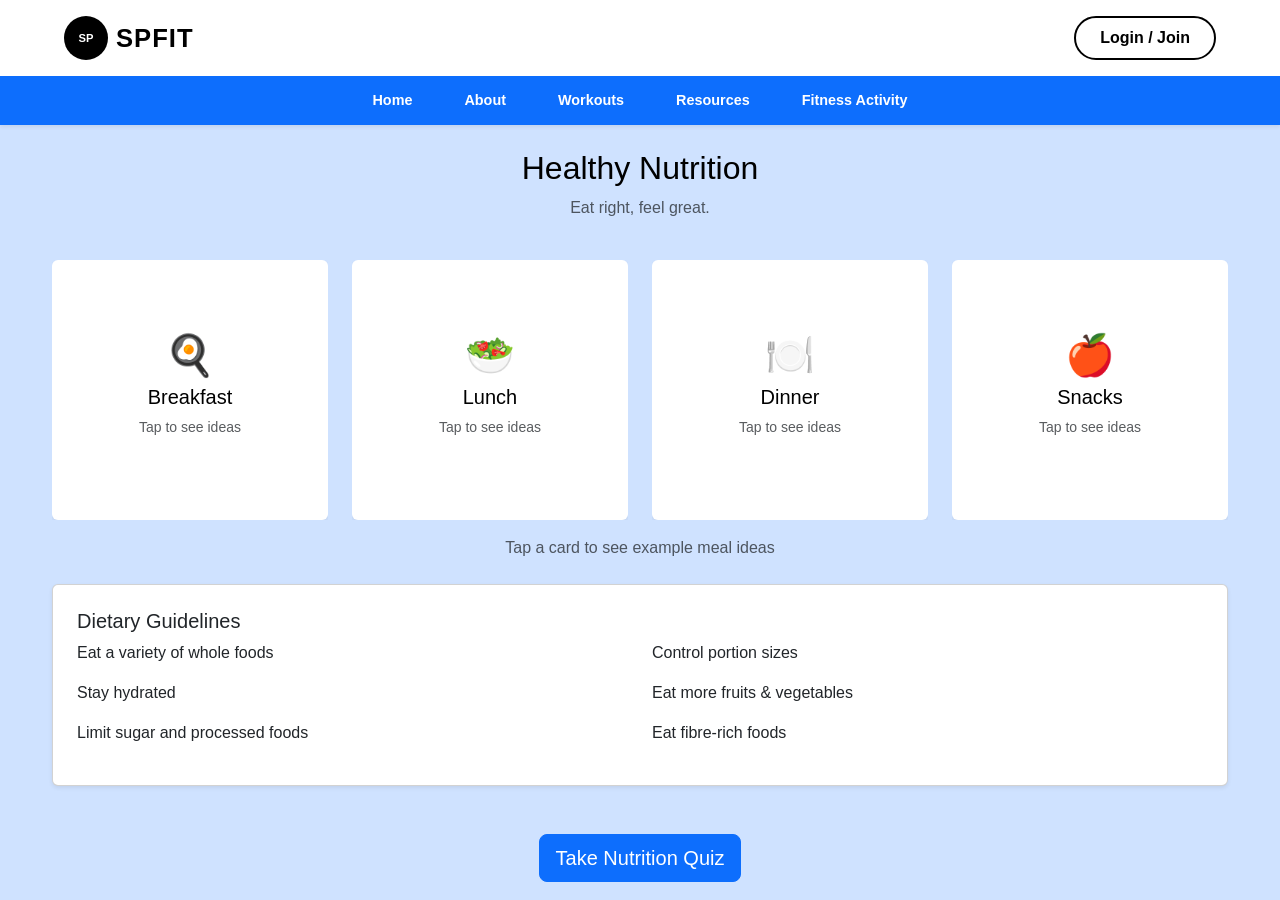
<file: html/nutrition.html>
<!DOCTYPE html>
<html lang="en">
<head>
    <meta charset="UTF-8">
    <meta name="viewport" content="width=device-width, initial-scale=1.0">
    <title>Healthy Nutrition</title>
    <!-- Bootstrap -->
    <link href="https://cdn.jsdelivr.net/npm/bootstrap@5.3.3/dist/css/bootstrap.min.css" rel="stylesheet">
    <!-- CSS -->
    <link rel="stylesheet" href="../assets/css/zac.css">
    <link rel="stylesheet" href="../assets/css/hajrah.css">
</head>
<body class="bg-primary-subtle min-vh-100">
 <header class="site-header bg-white shadow-sm sticky-top">
        <div class="top-bar d-flex align-items-center justify-content-between pad-x py-3 px-4 mx-auto" style="max-width: 1200px;">
            <div class="d-flex align-items-center gap-2">
                <button class="logo-btn text-white border-0 rounded-circle fw-bold">SP</button>
                <span class="brand-title fw-bold">SPFIT</span>
            </div>
            <a href="../html/connect.html" class="login-btn rounded-pill px-4 py-2 fw-semibold text-decoration-none">Login / Join</a>
        </div>
        
        
        <nav class="main-nav bg-primary w-100">
            <ul class="list-unstyled d-flex justify-content-center align-items-center gap-4 m-0 px-3">
                <li><a href="../index.html" class="text-white text-decoration-none fw-semibold py-3 d-inline-block">Home</a></li>
                <li class="dropdown position-relative">
                    <p class="dropdownText text-white fw-semibold py-3 m-0 cursor-pointer">About</p>
                    <ul class="dropdownItems list-unstyled position-absolute bg-white rounded-3 py-2 m-0 z-3">
                        <li><a href="aboutus.html" class="d-block px-3 py-2 text-dark text-decoration-none fw-semibold small">About Us</a></li>
                        <li><a href="connect.html" class="d-block px-3 py-2 text-dark text-decoration-none fw-semibold small">Contact Us</a></li>
                    </ul>
                </li>
                <li class="dropdown position-relative">
                    <p class="dropdownText text-white fw-semibold py-3 m-0 cursor-pointer">Workouts</p>
                    <ul class="dropdownItems list-unstyled position-absolute bg-white rounded-3 py-2 m-0 z-3">
                        <li><a href="beginner.html" class="d-block px-3 py-2 text-dark text-decoration-none fw-semibold small">Beginner Workout</a></li>
                        <li><a href="strength.html" class="d-block px-3 py-2 text-dark text-decoration-none fw-semibold small">Strength Training</a></li>
                        <li><a href="cardio.html" class="d-block px-3 py-2 text-dark text-decoration-none fw-semibold small">Cardio Exercise</a></li>
                        <li><a href="stretchingandflexibility.html" class="d-block px-3 py-2 text-dark text-decoration-none fw-semibold small">Flexibility &amp; Stretching</a></li>
                    </ul>
                </li>
                <li class="dropdown position-relative">
                    <p class="dropdownText text-white fw-semibold py-3 m-0 cursor-pointer">Resources</p>
                    <ul class="dropdownItems list-unstyled position-absolute bg-white rounded-3 py-2 m-0 z-3">
                        <li><a href="nutrition.html" class="d-block px-3 py-2 text-dark text-decoration-none fw-semibold small">Healthy Nutrition</a></li>
                        <li><a href="tips.html" class="d-block px-3 py-2 text-dark text-decoration-none fw-semibold small">Fitness Tips</a></li>
                        <li><a href="workoutPlanner.html" class="d-block px-3 py-2 text-dark text-decoration-none fw-semibold small">Workout Planner</a></li>
                        <li><a href="gallery.html" class="d-block px-3 py-2 text-dark text-decoration-none fw-semibold small">Workout Gallery</a></li>
                    </ul>
                </li>
                <li><a href="mainActivity.html" class="text-white text-decoration-none fw-semibold py-3 d-inline-block">Fitness Activity</a></li>
            </ul>
        </nav>
    </header>

    <!-- Page Title -->
    <div class="text-center py-4">
        <h1 class="fs-2">
            Healthy Nutrition
        </h1>
        <p class="text-muted">
            Eat right, feel great.
        </p>
    </div>

    <!-- Meal Flip Cards -->
    <div class="container">
        <div class="row g-4 justify-content-center">
            <!-- Breakfast -->
            <div class="col-md-3">
                <div class="flip-card">
                    <div class="flip-inner">
                        <div class="flip-front bg-white rounded shadow-sm p-4 text-center">
                            <div class="fs-1">🍳</div>
                            <h5>Breakfast</h5>
                            <p class="small text-muted">Tap to see ideas</p>
                        </div>
                        <div class="flip-back bg-primary text-white rounded shadow p-4">
                            <p>Oatmeal with fruits, scrambled eggs, or wholegrain toast with avocado.</p>
                        </div>
                    </div>
                </div>
            </div>

            <!-- Lunch -->
            <div class="col-md-3">
                <div class="flip-card">
                    <div class="flip-inner">
                        <div class="flip-front bg-white rounded shadow-sm p-4 text-center">
                            <div class="fs-1">🥗</div>
                            <h5>Lunch</h5>
                            <p class="small text-muted">Tap to see ideas</p>
                        </div>
                        <div class="flip-back bg-primary text-white rounded shadow p-4">
                            <p>Grilled chicken salad, turkey wrap with vegetables, or quinoa bowl with beans.</p>
                        </div>
                    </div>
                </div>
            </div>

            <!-- Dinner -->
            <div class="col-md-3">
                <div class="flip-card">
                    <div class="flip-inner">
                        <div class="flip-front bg-white rounded shadow-sm p-4 text-center">
                            <div class="fs-1">🍽️</div>
                            <h5>Dinner</h5>
                            <p class="small text-muted">Tap to see ideas</p>
                        </div>
                        <div class="flip-back bg-primary text-white rounded shadow p-4">
                            <p>Baked salmon with vegetables, stir-fry with brown rice, or lean beef with sweet potato.</p>
                        </div>
                    </div>
                </div>
            </div>

            <!-- Snacks -->
            <div class="col-md-3">
                <div class="flip-card">
                    <div class="flip-inner">
                        <div class="flip-front bg-white rounded shadow-sm p-4 text-center">
                            <div class="fs-1">🍎</div>
                            <h5>Snacks</h5>
                            <p class="small text-muted">Tap to see ideas</p>
                        </div>
                        <div class="flip-back bg-primary text-white rounded shadow p-4">
                            <p>Apple with peanut butter, mixed nuts, carrot sticks with hummus, or boiled eggs.</p>
                        </div>
                    </div>
                </div>
            </div>
        </div>
        <p class="text-center mt-3 text-muted">Tap a card to see example meal ideas</p>
    </div>

    <!-- Dietary Guidelines -->
    <div class="container mt-4">
        <div class="card shadow-sm p-4">
            <h5>Dietary Guidelines</h5>
            <div class="row">
                <div class="col-md-6">
                    <p>Eat a variety of whole foods</p>
                    <p>Stay hydrated</p>
                    <p>Limit sugar and processed foods</p>
                </div>
                <div class="col-md-6">
                    <p>Control portion sizes</p>
                    <p>Eat more fruits & vegetables</p>
                    <p>Eat fibre-rich foods</p>
                </div>
            </div>
        </div>
    </div>

    <!-- Quiz Button -->
    <div class="container my-5 text-center">
        <button id="startQuizBtn" class="btn btn-primary btn-lg">
            Take Nutrition Quiz
        </button>
    </div>

    <!-- Quiz Section -->
    <div id="quizSection" class="container my-5 d-none">
        <div class="card p-4 mx-auto" style="max-width:700px;">
            <h4 class="mb-4 text-center">Nutrition Quiz</h4>
            <div id="quizQuestions"></div>
            <div class="text-center">
                <button id="submitQuizBtn" class="btn btn-success px-4">
                    Submit Answers
                </button>
            </div>
            <div id="quizResult" class="d-none" role="alert"></div>
        </div>
    </div>

 <script src="../assets/js/zac.js"></script>
<script src="../assets/js/hajrah.js"></script>
</body>
</html>
</file>
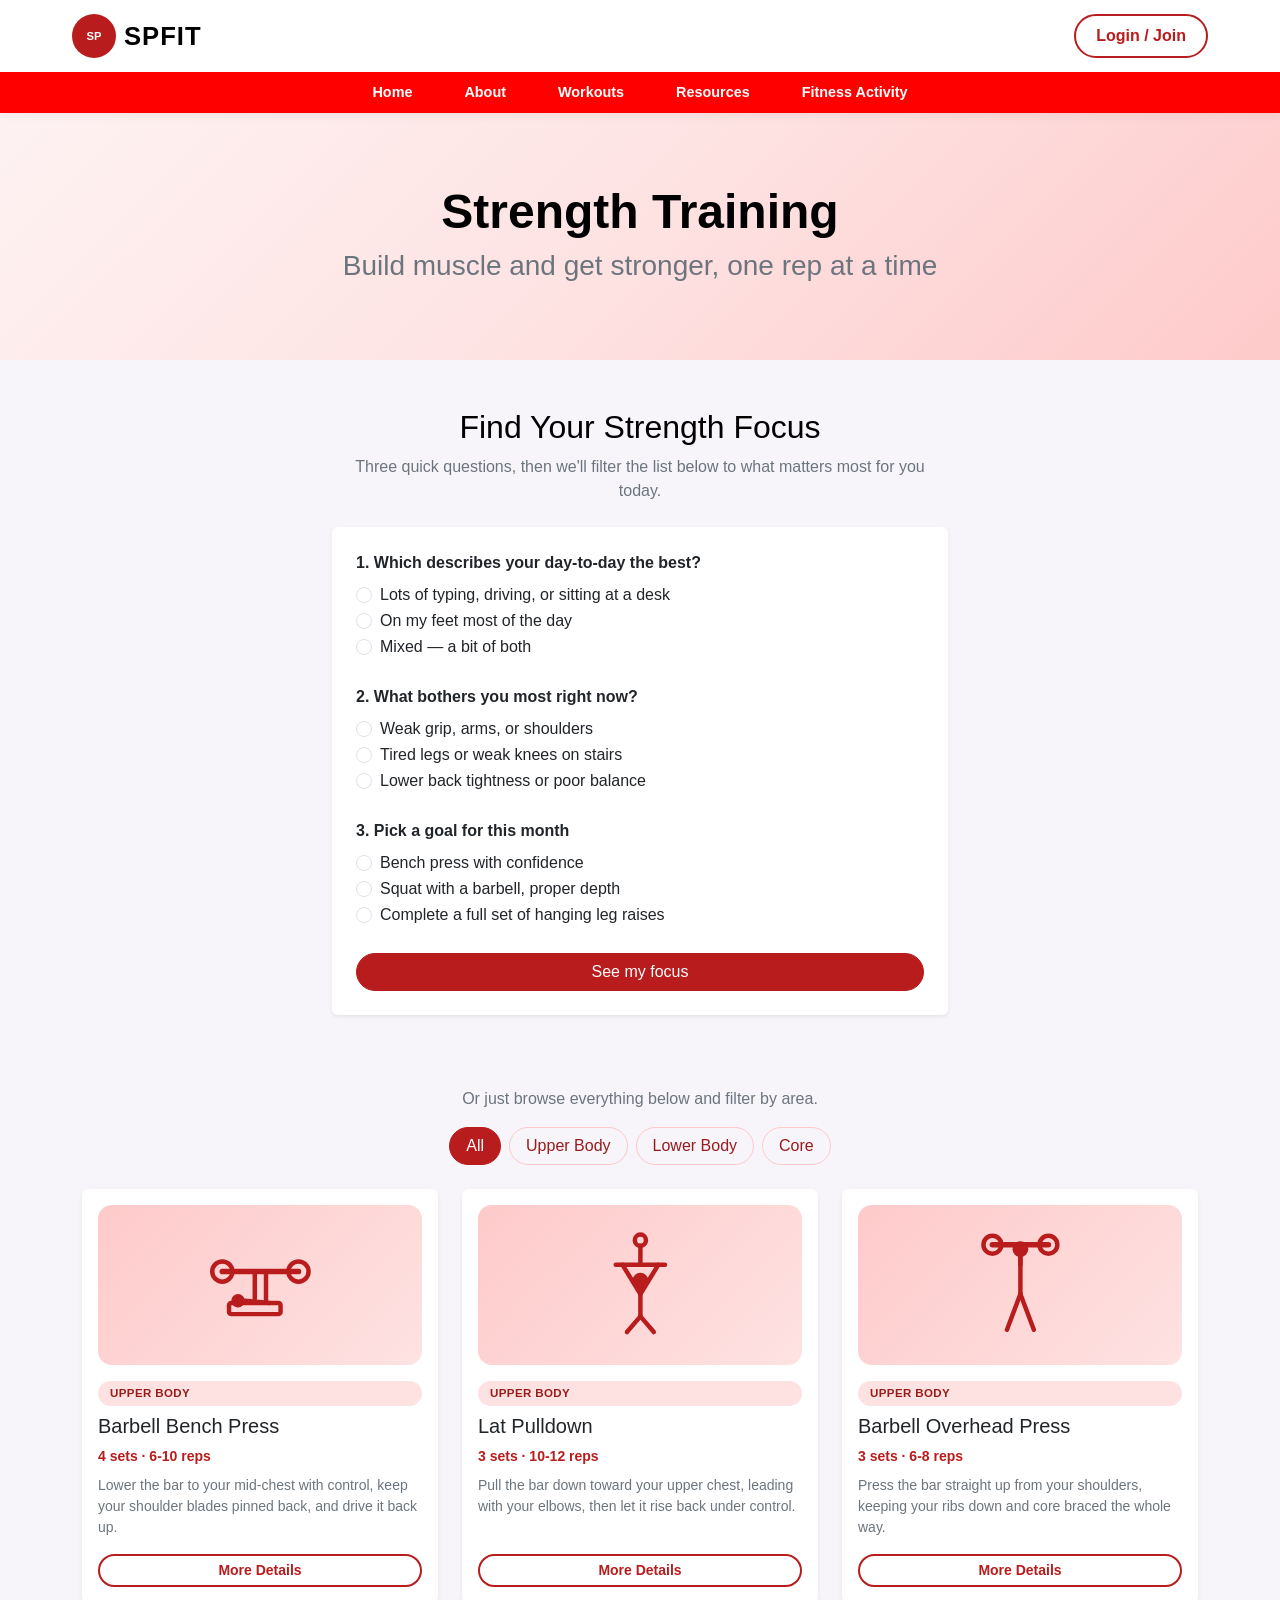
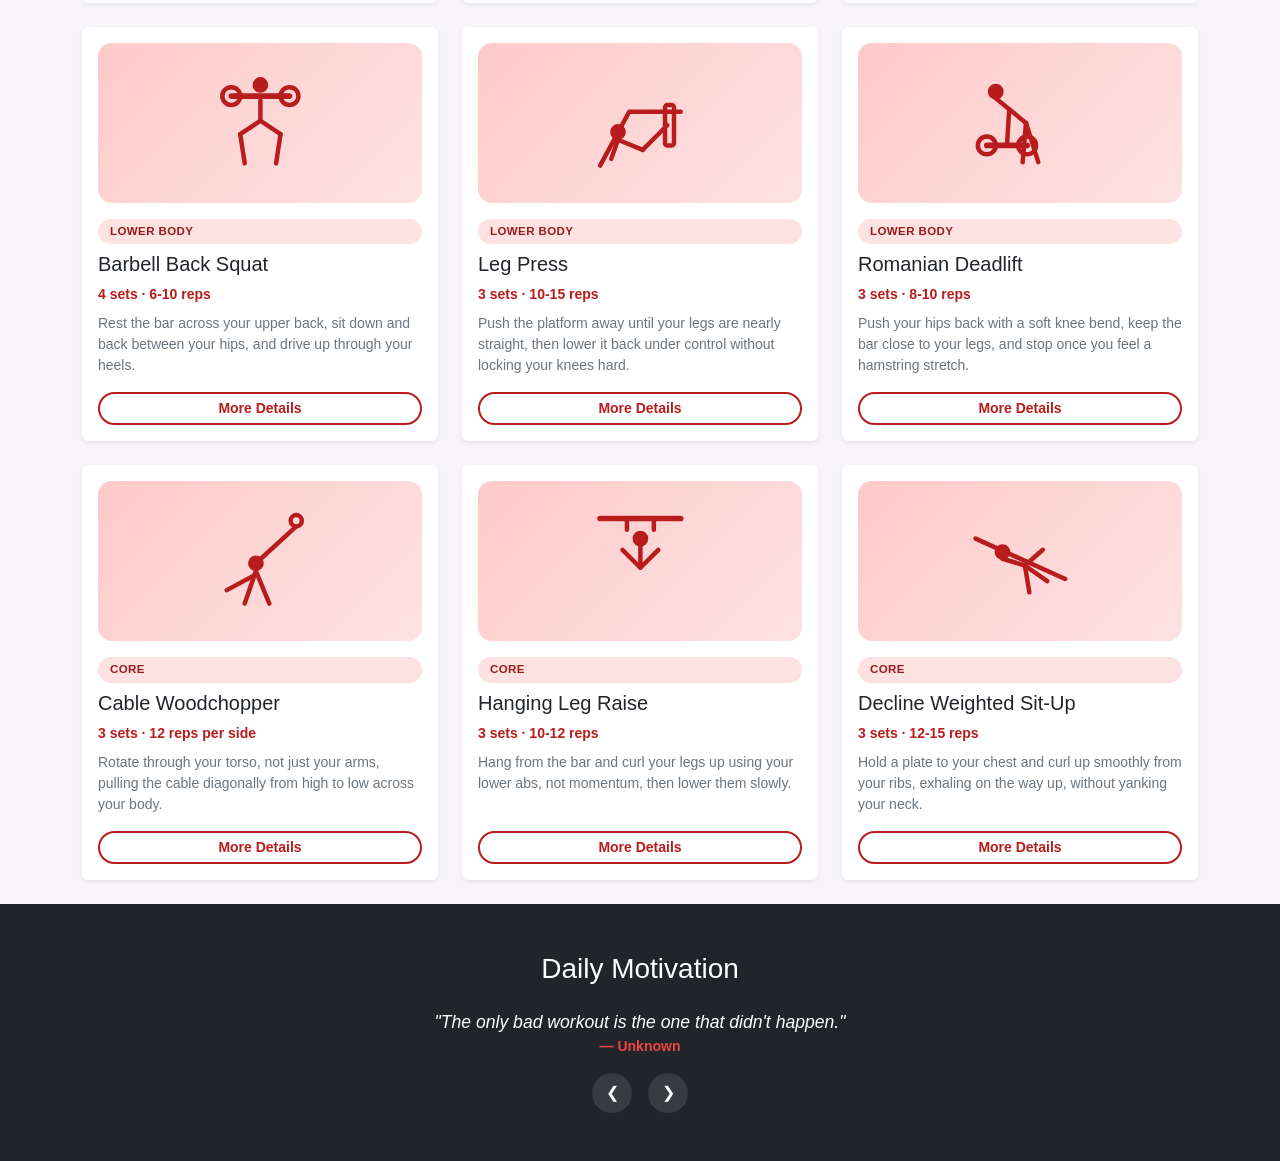
<file: html/strength.html>
<!DOCTYPE html>
<html lang="en">
<head>
<meta charset="UTF-8">
<meta name="viewport" content="width=device-width, initial-scale=1.0">
<title>SPFIT - Strength Training</title>
<link href="https://cdn.jsdelivr.net/npm/bootstrap@5.3.3/dist/css/bootstrap.min.css" rel="stylesheet">
<link rel="stylesheet" href="../assets/css/rex.css">
</head>
<body class="section-fitness">

<header class="site-header">
  <div class="top-bar">
    <div class="d-flex align-items-center gap-2">
      <button class="logo-btn" type="button">SP</button>
      <span class="brand-title">SPFIT</span>
    </div>
    <a href="connect.html" class="login-btn">Login / Join</a>
  </div>

  <nav class="main-nav nav-strength-red">
    <ul>
      <li><a href="../index.html">Home</a></li>

      <li class="dropdown">
        <p class="dropdownText">About</p>
        <ul class="dropdownItems">
          <li><a href="aboutus.html">About Us</a></li>
          <li><a href="connect.html">Contact Us</a></li>
        </ul>
      </li>

      <li class="dropdown">
        <p class="dropdownText">Workouts</p>
        <ul class="dropdownItems">
          <li><a href="beginner.html">Beginner Workout</a></li>
          <li><a href="strength.html" class="active">Strength Training</a></li>
          <li><a href="cardio.html">Cardio Exercise</a></li>
          <li><a href="stretchingandflexibility.html">Flexibility &amp; Stretching</a></li>
        </ul>
      </li>

      <li class="dropdown">
        <p class="dropdownText">Resources</p>
        <ul class="dropdownItems">
          <li><a href="nutrition.html">Healthy Nutrition</a></li>
          <li><a href="tips.html">Fitness Tips</a></li>
          <li><a href="workoutPlanner.html">Workout Planner</a></li>
          <li><a href="gallery.html">Workout Gallery</a></li>
        </ul>
      </li>

      <li><a href="mainActivity.html">Fitness Activity</a></li>
    </ul>
  </nav>
</header>

<section class="hero-section text-center">
  <h1 class="fw-bold display-5">Strength Training</h1>
  <h3 class="fw-normal text-secondary">Build muscle and get stronger, one rep at a time</h3>
</section>

<!-- Find your focus quiz -->
<section class="py-5">
  <div class="container measure-sm">
    <h2 class="text-center mb-2">Find Your Strength Focus</h2>
    <p class="text-center text-secondary mb-4">Three quick questions, then we'll filter the list below to what matters most for you today.</p>

    <form id="strengthQuiz" class="card border-0 shadow-sm p-4">
      <div class="mb-4">
        <p class="fw-semibold mb-2">1. Which describes your day-to-day the best?</p>
        <div class="form-check"><input class="form-check-input" type="radio" name="q1" id="q1a" value="upper"><label class="form-check-label" for="q1a">Lots of typing, driving, or sitting at a desk</label></div>
        <div class="form-check"><input class="form-check-input" type="radio" name="q1" id="q1b" value="lower"><label class="form-check-label" for="q1b">On my feet most of the day</label></div>
        <div class="form-check"><input class="form-check-input" type="radio" name="q1" id="q1c" value="core"><label class="form-check-label" for="q1c">Mixed — a bit of both</label></div>
      </div>

      <div class="mb-4">
        <p class="fw-semibold mb-2">2. What bothers you most right now?</p>
        <div class="form-check"><input class="form-check-input" type="radio" name="q2" id="q2a" value="upper"><label class="form-check-label" for="q2a">Weak grip, arms, or shoulders</label></div>
        <div class="form-check"><input class="form-check-input" type="radio" name="q2" id="q2b" value="lower"><label class="form-check-label" for="q2b">Tired legs or weak knees on stairs</label></div>
        <div class="form-check"><input class="form-check-input" type="radio" name="q2" id="q2c" value="core"><label class="form-check-label" for="q2c">Lower back tightness or poor balance</label></div>
      </div>

      <div class="mb-4">
        <p class="fw-semibold mb-2">3. Pick a goal for this month</p>
        <div class="form-check"><input class="form-check-input" type="radio" name="q3" id="q3a" value="upper"><label class="form-check-label" for="q3a">Bench press with confidence</label></div>
        <div class="form-check"><input class="form-check-input" type="radio" name="q3" id="q3b" value="lower"><label class="form-check-label" for="q3b">Squat with a barbell, proper depth</label></div>
        <div class="form-check"><input class="form-check-input" type="radio" name="q3" id="q3c" value="core"><label class="form-check-label" for="q3c">Complete a full set of hanging leg raises</label></div>
      </div>

      <button type="submit" class="btn btn-accent rounded-pill">See my focus</button>
      <div id="quizResult" class="d-none"></div>
    </form>
  </div>
</section>

<section class="py-4">
  <div class="container">
    <p class="text-center text-secondary mb-3">Or just browse everything below and filter by area.</p>
    <div class="d-flex justify-content-center gap-2 flex-wrap mb-4">
      <button type="button" class="btn filter-btn active rounded-pill px-3" data-filter="all">All</button>
      <button type="button" class="btn filter-btn rounded-pill px-3" data-filter="upper">Upper Body</button>
      <button type="button" class="btn filter-btn rounded-pill px-3" data-filter="lower">Lower Body</button>
      <button type="button" class="btn filter-btn rounded-pill px-3" data-filter="core">Core</button>
    </div>

    <div class="row g-4" id="exerciseGrid">

      <div class="col-md-4 exercise-col">
        <div class="exercise-card card h-100 p-3 border-0 shadow-sm" data-category="upper" data-exercise="benchpress">
          <div class="card-image-placeholder mb-3">
            <svg viewBox="0 0 100 100" fill="none" stroke="currentColor" stroke-width="4" stroke-linecap="round" stroke-linejoin="round" aria-hidden="true">
              <rect x="22" y="66" width="46" height="10" rx="2"/>
              <circle cx="30" cy="64" r="6" fill="currentColor" stroke="none"/>
              <path d="M36 64 L58 66"/>
              <path d="M45 62 L45 38"/>
              <path d="M55 63 L55 38"/>
              <line x1="16" y1="38" x2="84" y2="38" stroke-width="5"/>
              <circle cx="16" cy="38" r="9"/>
              <circle cx="84" cy="38" r="9"/>
            </svg>
          </div>
          <span class="accent-tag mb-2">Upper Body</span>
          <h4 class="h5">Barbell Bench Press</h4>
          <p class="fw-semibold small mb-2 text-accent">4 sets &middot; 6-10 reps</p>
          <p class="text-secondary small mb-3">Lower the bar to your mid-chest with control, keep your shoulder blades pinned back, and drive it back up.</p>
          <button type="button" class="btn btn-outline-accent btn-sm rounded-pill detail-btn mt-auto" data-bs-toggle="modal" data-bs-target="#exerciseModal" data-exercise="benchpress">More Details</button>
        </div>
      </div>

      <div class="col-md-4 exercise-col">
        <div class="exercise-card card h-100 p-3 border-0 shadow-sm" data-category="upper" data-exercise="latpulldown">
          <div class="card-image-placeholder mb-3">
            <svg viewBox="0 0 100 100" fill="none" stroke="currentColor" stroke-width="4" stroke-linecap="round" stroke-linejoin="round" aria-hidden="true">
              <circle cx="50" cy="10" r="5"/>
              <path d="M50 15 L50 32"/>
              <path d="M28 32 L72 32"/>
              <circle cx="50" cy="46" r="7" fill="currentColor" stroke="none"/>
              <path d="M50 53 L50 78"/>
              <path d="M50 58 L34 32"/>
              <path d="M50 58 L66 32"/>
              <path d="M50 78 L38 92"/>
              <path d="M50 78 L62 92"/>
            </svg>
          </div>
          <span class="accent-tag mb-2">Upper Body</span>
          <h4 class="h5">Lat Pulldown</h4>
          <p class="fw-semibold small mb-2 text-accent">3 sets &middot; 10-12 reps</p>
          <p class="text-secondary small mb-3">Pull the bar down toward your upper chest, leading with your elbows, then let it rise back under control.</p>
          <button type="button" class="btn btn-outline-accent btn-sm rounded-pill detail-btn mt-auto" data-bs-toggle="modal" data-bs-target="#exerciseModal" data-exercise="latpulldown">More Details</button>
        </div>
      </div>

      <div class="col-md-4 exercise-col">
        <div class="exercise-card card h-100 p-3 border-0 shadow-sm" data-category="upper" data-exercise="barbellshoulderpress">
          <div class="card-image-placeholder mb-3">
            <svg viewBox="0 0 100 100" fill="none" stroke="currentColor" stroke-width="4" stroke-linecap="round" stroke-linejoin="round" aria-hidden="true">
              <circle cx="50" cy="18" r="7" fill="currentColor" stroke="none"/>
              <path d="M50 25 L50 58"/>
              <path d="M50 58 L38 90"/>
              <path d="M50 58 L62 90"/>
              <path d="M50 32 L50 14"/>
              <line x1="25" y1="14" x2="75" y2="14" stroke-width="5"/>
              <circle cx="25" cy="14" r="8"/>
              <circle cx="75" cy="14" r="8"/>
            </svg>
          </div>
          <span class="accent-tag mb-2">Upper Body</span>
          <h4 class="h5">Barbell Overhead Press</h4>
          <p class="fw-semibold small mb-2 text-accent">3 sets &middot; 6-8 reps</p>
          <p class="text-secondary small mb-3">Press the bar straight up from your shoulders, keeping your ribs down and core braced the whole way.</p>
          <button type="button" class="btn btn-outline-accent btn-sm rounded-pill detail-btn mt-auto" data-bs-toggle="modal" data-bs-target="#exerciseModal" data-exercise="barbellshoulderpress">More Details</button>
        </div>
      </div>

      <div class="col-md-4 exercise-col">
        <div class="exercise-card card h-100 p-3 border-0 shadow-sm" data-category="lower" data-exercise="backsquat">
          <div class="card-image-placeholder mb-3">
            <svg viewBox="0 0 100 100" fill="none" stroke="currentColor" stroke-width="4" stroke-linecap="round" stroke-linejoin="round" aria-hidden="true">
              <circle cx="50" cy="16" r="7" fill="currentColor" stroke="none"/>
              <line x1="24" y1="26" x2="76" y2="26" stroke-width="5"/>
              <circle cx="24" cy="26" r="8"/>
              <circle cx="76" cy="26" r="8"/>
              <path d="M50 30 L50 48"/>
              <path d="M50 48 L32 60"/>
              <path d="M50 48 L68 60"/>
              <path d="M32 60 L36 86"/>
              <path d="M68 60 L64 86"/>
            </svg>
          </div>
          <span class="accent-tag mb-2">Lower Body</span>
          <h4 class="h5">Barbell Back Squat</h4>
          <p class="fw-semibold small mb-2 text-accent">4 sets &middot; 6-10 reps</p>
          <p class="text-secondary small mb-3">Rest the bar across your upper back, sit down and back between your hips, and drive up through your heels.</p>
          <button type="button" class="btn btn-outline-accent btn-sm rounded-pill detail-btn mt-auto" data-bs-toggle="modal" data-bs-target="#exerciseModal" data-exercise="backsquat">More Details</button>
        </div>
      </div>

      <div class="col-md-4 exercise-col">
        <div class="exercise-card card h-100 p-3 border-0 shadow-sm" data-category="lower" data-exercise="legpress">
          <div class="card-image-placeholder mb-3">
            <svg viewBox="0 0 100 100" fill="none" stroke="currentColor" stroke-width="4" stroke-linecap="round" stroke-linejoin="round" aria-hidden="true">
              <path d="M14 88 L40 40 L86 40" stroke-width="4"/>
              <circle cx="30" cy="58" r="7" fill="currentColor" stroke="none"/>
              <path d="M30 65 L24 82"/>
              <path d="M30 65 L52 74"/>
              <path d="M52 74 L74 52"/>
              <rect x="72" y="34" width="8" height="36" rx="2"/>
            </svg>
          </div>
          <span class="accent-tag mb-2">Lower Body</span>
          <h4 class="h5">Leg Press</h4>
          <p class="fw-semibold small mb-2 text-accent">3 sets &middot; 10-15 reps</p>
          <p class="text-secondary small mb-3">Push the platform away until your legs are nearly straight, then lower it back under control without locking your knees hard.</p>
          <button type="button" class="btn btn-outline-accent btn-sm rounded-pill detail-btn mt-auto" data-bs-toggle="modal" data-bs-target="#exerciseModal" data-exercise="legpress">More Details</button>
        </div>
      </div>

      <div class="col-md-4 exercise-col">
        <div class="exercise-card card h-100 p-3 border-0 shadow-sm" data-category="lower" data-exercise="romaniandeadlift">
          <div class="card-image-placeholder mb-3">
            <svg viewBox="0 0 100 100" fill="none" stroke="currentColor" stroke-width="4" stroke-linecap="round" stroke-linejoin="round" aria-hidden="true">
              <circle cx="28" cy="22" r="7" fill="currentColor" stroke="none"/>
              <path d="M28 28 L55 50"/>
              <path d="M55 50 L52 85"/>
              <path d="M55 50 L66 85"/>
              <path d="M40 38 L38 70"/>
              <line x1="20" y1="70" x2="56" y2="70" stroke-width="5"/>
              <circle cx="20" cy="70" r="8"/>
              <circle cx="56" cy="70" r="8"/>
            </svg>
          </div>
          <span class="accent-tag mb-2">Lower Body</span>
          <h4 class="h5">Romanian Deadlift</h4>
          <p class="fw-semibold small mb-2 text-accent">3 sets &middot; 8-10 reps</p>
          <p class="text-secondary small mb-3">Push your hips back with a soft knee bend, keep the bar close to your legs, and stop once you feel a hamstring stretch.</p>
          <button type="button" class="btn btn-outline-accent btn-sm rounded-pill detail-btn mt-auto" data-bs-toggle="modal" data-bs-target="#exerciseModal" data-exercise="romaniandeadlift">More Details</button>
        </div>
      </div>

      <div class="col-md-4 exercise-col">
        <div class="exercise-card card h-100 p-3 border-0 shadow-sm" data-category="core" data-exercise="cablewoodchop">
          <div class="card-image-placeholder mb-3">
            <svg viewBox="0 0 100 100" fill="none" stroke="currentColor" stroke-width="4" stroke-linecap="round" stroke-linejoin="round" aria-hidden="true">
              <circle cx="82" cy="14" r="5"/>
              <path d="M82 19 L46 52"/>
              <circle cx="46" cy="52" r="7" fill="currentColor" stroke="none"/>
              <path d="M46 59 L36 88"/>
              <path d="M46 59 L58 88"/>
              <path d="M46 62 L20 76"/>
            </svg>
          </div>
          <span class="accent-tag mb-2">Core</span>
          <h4 class="h5">Cable Woodchopper</h4>
          <p class="fw-semibold small mb-2 text-accent">3 sets &middot; 12 reps per side</p>
          <p class="text-secondary small mb-3">Rotate through your torso, not just your arms, pulling the cable diagonally from high to low across your body.</p>
          <button type="button" class="btn btn-outline-accent btn-sm rounded-pill detail-btn mt-auto" data-bs-toggle="modal" data-bs-target="#exerciseModal" data-exercise="cablewoodchop">More Details</button>
        </div>
      </div>

      <div class="col-md-4 exercise-col">
        <div class="exercise-card card h-100 p-3 border-0 shadow-sm" data-category="core" data-exercise="hanginglegraise">
          <div class="card-image-placeholder mb-3">
            <svg viewBox="0 0 100 100" fill="none" stroke="currentColor" stroke-width="4" stroke-linecap="round" stroke-linejoin="round" aria-hidden="true">
              <line x1="14" y1="12" x2="86" y2="12" stroke-width="5"/>
              <path d="M38 12 L38 22"/>
              <path d="M62 12 L62 22"/>
              <circle cx="50" cy="30" r="7" fill="currentColor" stroke="none"/>
              <path d="M50 37 L50 56"/>
              <path d="M50 56 L34 40"/>
              <path d="M50 56 L66 40"/>
            </svg>
          </div>
          <span class="accent-tag mb-2">Core</span>
          <h4 class="h5">Hanging Leg Raise</h4>
          <p class="fw-semibold small mb-2 text-accent">3 sets &middot; 10-12 reps</p>
          <p class="text-secondary small mb-3">Hang from the bar and curl your legs up using your lower abs, not momentum, then lower them slowly.</p>
          <button type="button" class="btn btn-outline-accent btn-sm rounded-pill detail-btn mt-auto" data-bs-toggle="modal" data-bs-target="#exerciseModal" data-exercise="hanginglegraise">More Details</button>
        </div>
      </div>

      <div class="col-md-4 exercise-col">
        <div class="exercise-card card h-100 p-3 border-0 shadow-sm" data-category="core" data-exercise="declinesitup">
          <div class="card-image-placeholder mb-3">
            <svg viewBox="0 0 100 100" fill="none" stroke="currentColor" stroke-width="4" stroke-linecap="round" stroke-linejoin="round" aria-hidden="true">
              <path d="M10 30 L90 66" stroke-width="4"/>
              <circle cx="34" cy="42" r="7" fill="currentColor" stroke="none"/>
              <path d="M34 48 L54 54"/>
              <path d="M54 54 L70 40"/>
              <path d="M54 54 L74 68"/>
              <path d="M54 54 L58 78"/>
            </svg>
          </div>
          <span class="accent-tag mb-2">Core</span>
          <h4 class="h5">Decline Weighted Sit-Up</h4>
          <p class="fw-semibold small mb-2 text-accent">3 sets &middot; 12-15 reps</p>
          <p class="text-secondary small mb-3">Hold a plate to your chest and curl up smoothly from your ribs, exhaling on the way up, without yanking your neck.</p>
          <button type="button" class="btn btn-outline-accent btn-sm rounded-pill detail-btn mt-auto" data-bs-toggle="modal" data-bs-target="#exerciseModal" data-exercise="declinesitup">More Details</button>
        </div>
      </div>

    </div>
  </div>
</section>

<!-- Exercise details modal (content injected by rex.js) -->
<div class="modal fade" id="exerciseModal" tabindex="-1" aria-labelledby="exerciseModalLabel" aria-hidden="true">
  <div class="modal-dialog modal-dialog-centered">
    <div class="modal-content">
      <div class="modal-header modal-header-accent">
        <h5 class="modal-title text-accent-dark" id="exerciseModalLabel">Exercise</h5>
        <button type="button" class="btn-close" data-bs-dismiss="modal" aria-label="Close"></button>
      </div>
      <div class="modal-body" id="exerciseModalBody"></div>
    </div>
  </div>
</div>

<footer class="bg-dark text-white py-5">
  <div class="container quote-carousel mx-auto text-center measure">
    <h3 class="mb-4">Daily Motivation</h3>
    <div id="quoteCarousel" class="carousel slide" data-bs-ride="carousel">
      <div class="carousel-inner mb-3">
        <div class="carousel-item active">
          <blockquote class="blockquote">"The only bad workout is the one that didn't happen."</blockquote>
          <figcaption class="blockquote-footer mb-0">Unknown</figcaption>
        </div>
        <div class="carousel-item">
          <blockquote class="blockquote">"Take care of your body. It's the only place you have to live."</blockquote>
          <figcaption class="blockquote-footer mb-0">Jim Rohn</figcaption>
        </div>
        <div class="carousel-item">
          <blockquote class="blockquote">"Success starts with self-discipline."</blockquote>
          <figcaption class="blockquote-footer mb-0">Unknown</figcaption>
        </div>
        <div class="carousel-item">
          <blockquote class="blockquote">"Small steps every day add up to big results."</blockquote>
          <figcaption class="blockquote-footer mb-0">Unknown</figcaption>
        </div>
        <div class="carousel-item">
          <blockquote class="blockquote">"Your body can stand almost anything. It's your mind you have to convince."</blockquote>
          <figcaption class="blockquote-footer mb-0">Unknown</figcaption>
        </div>
      </div>
      <div class="d-flex justify-content-center gap-3">
        <button class="carousel-control-prev" type="button" data-bs-target="#quoteCarousel" data-bs-slide="prev">&#10094;</button>
        <button class="carousel-control-next" type="button" data-bs-target="#quoteCarousel" data-bs-slide="next">&#10095;</button>
      </div>
    </div>
  </div>
</footer>

<script src="https://cdn.jsdelivr.net/npm/bootstrap@5.3.3/dist/js/bootstrap.bundle.min.js"></script>
<script src="../assets/js/rex.js"></script>
</body>
</html>
</file>
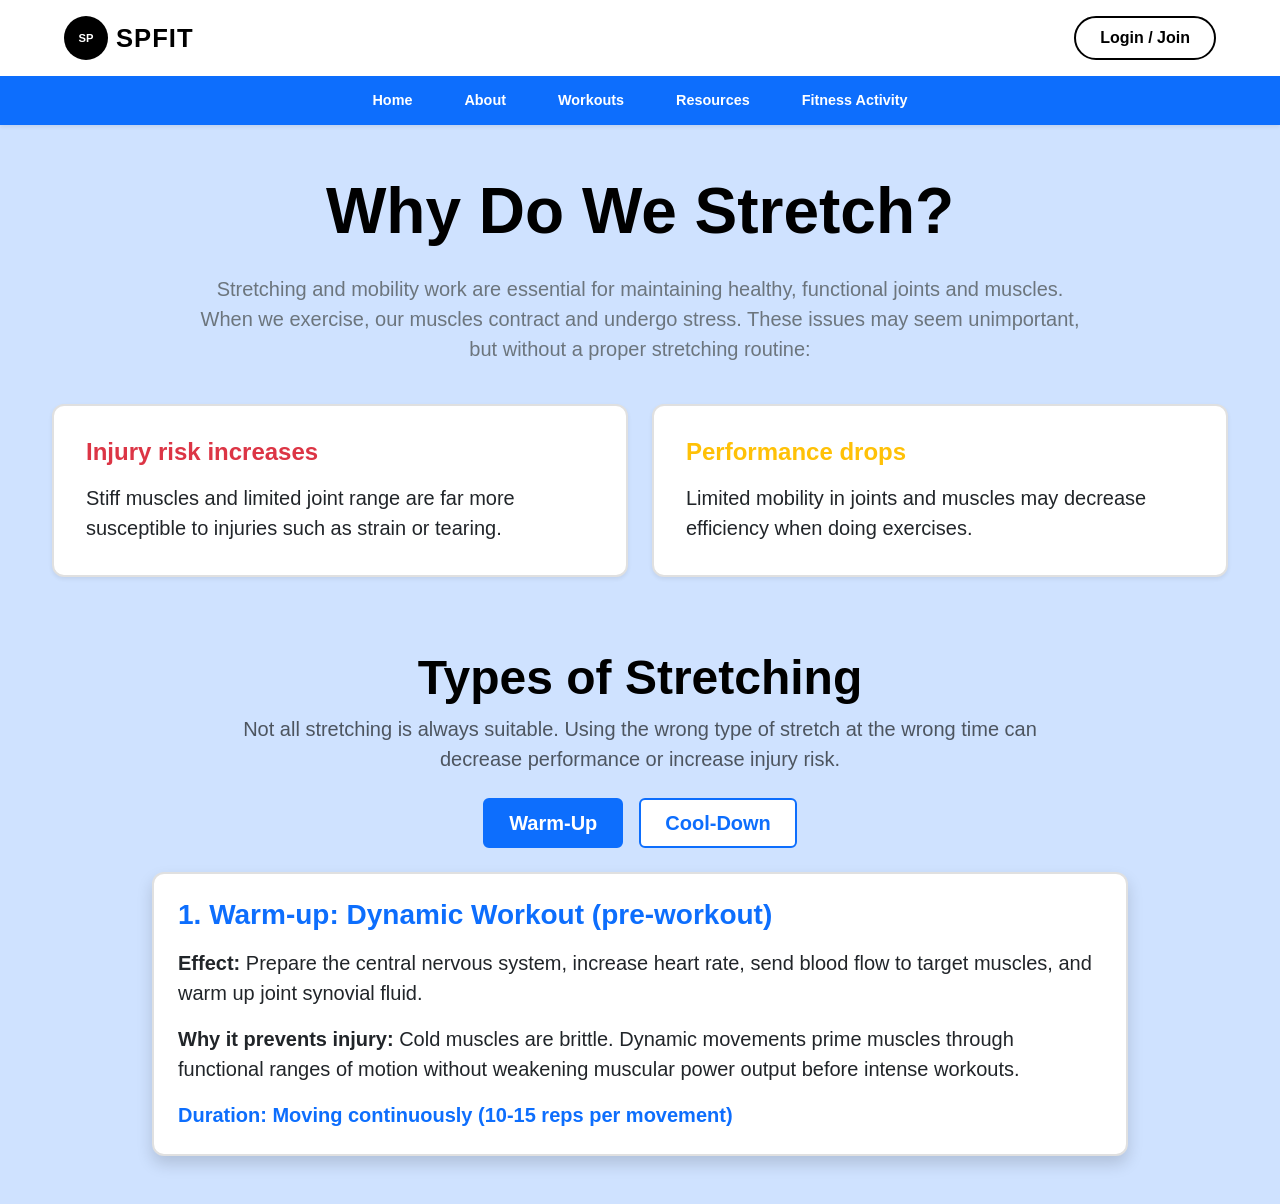
<file: html/stretchingandflexibility.html>
<!DOCTYPE html>
<html lang="en">
<head>
    <meta charset="UTF-8">
    <meta name="viewport" content="width=device-width, initial-scale=1.0">
    <title>SPFIT - Stretching & Flexibility</title>
    
    <!-- Bootstrap 5 CSS -->
    <link href="https://cdn.jsdelivr.net/npm/bootstrap@5.3.3/dist/css/bootstrap.min.css" rel="stylesheet">
    
    <!-- Shared nav/header, then page-specific styles -->
    <link rel="stylesheet" href="../assets/css/zac.css">
    <link rel="stylesheet" href="../assets/css/yuxi.css">
</head>
<body class="bg-primary-subtle min-vh-100">
    <header class="site-header bg-white shadow-sm sticky-top">
        <div class="top-bar d-flex align-items-center justify-content-between pad-x py-3 px-4 mx-auto" style="max-width: 1200px;">
            <div class="d-flex align-items-center gap-2">
                <button class="logo-btn text-white border-0 rounded-circle fw-bold">SP</button>
                <span class="brand-title fw-bold">SPFIT</span>
            </div>
            <a href="../html/connect.html" class="login-btn rounded-pill px-4 py-2 fw-semibold text-decoration-none">Login / Join</a>
        </div>
        
        <nav class="main-nav bg-primary w-100">
            <ul class="list-unstyled d-flex justify-content-center align-items-center gap-4 m-0 px-3">
                <li><a href="../index.html" class="text-white text-decoration-none fw-semibold py-3 d-inline-block">Home</a></li>
                <li class="dropdown position-relative">
                    <p class="dropdownText text-white fw-semibold py-3 m-0 cursor-pointer">About</p>
                    <ul class="dropdownItems list-unstyled position-absolute bg-white rounded-3 py-2 m-0 z-3">
                        <li><a href="aboutus.html" class="d-block px-3 py-2 text-dark text-decoration-none fw-semibold small">About Us</a></li>
                        <li><a href="connect.html" class="d-block px-3 py-2 text-dark text-decoration-none fw-semibold small">Contact Us</a></li>
                    </ul>
                </li>
                <li class="dropdown position-relative">
                    <p class="dropdownText text-white fw-semibold py-3 m-0 cursor-pointer">Workouts</p>
                    <ul class="dropdownItems list-unstyled position-absolute bg-white rounded-3 py-2 m-0 z-3">
                        <li><a href="beginner.html" class="d-block px-3 py-2 text-dark text-decoration-none fw-semibold small">Beginner Workout</a></li>
                        <li><a href="strength.html" class="d-block px-3 py-2 text-dark text-decoration-none fw-semibold small">Strength Training</a></li>
                        <li><a href="cardio.html" class="d-block px-3 py-2 text-dark text-decoration-none fw-semibold small">Cardio Exercise</a></li>
                        <li><a href="stretchingandflexibility.html" class="d-block px-3 py-2 text-dark text-decoration-none fw-semibold small">Flexibility &amp; Stretching</a></li>
                    </ul>
                </li>
                <li class="dropdown position-relative">
                    <p class="dropdownText text-white fw-semibold py-3 m-0 cursor-pointer">Resources</p>
                    <ul class="dropdownItems list-unstyled position-absolute bg-white rounded-3 py-2 m-0 z-3">
                        <li><a href="nutrition.html" class="d-block px-3 py-2 text-dark text-decoration-none fw-semibold small">Healthy Nutrition</a></li>
                        <li><a href="tips.html" class="d-block px-3 py-2 text-dark text-decoration-none fw-semibold small">Fitness Tips</a></li>
                        <li><a href="workoutPlanner.html" class="d-block px-3 py-2 text-dark text-decoration-none fw-semibold small">Workout Planner</a></li>
                        <li><a href="gallery.html" class="d-block px-3 py-2 text-dark text-decoration-none fw-semibold small">Workout Gallery</a></li>
                    </ul>
                </li>
                <li><a href="mainActivity.html" class="text-white text-decoration-none fw-semibold py-3 d-inline-block">Fitness Activity</a></li>
            </ul>
        </nav>
    </header>

    <!-- Header Section: Why Do We Stretch? -->
    <section class="container-xl text-center py-5">
        <h1 class="display-3 fw-bold">Why Do We Stretch?</h1>
        <p class="mt-4 fs-5 text-secondary mx-auto" style="max-width: 900px;">
            Stretching and mobility work are essential for maintaining healthy, functional joints and muscles. When we exercise, our muscles contract and undergo stress. These issues may seem unimportant, but without a proper stretching routine:
        </p>

        <!-- Risk Factors Cards -->
        <div class="row g-4 mt-3 justify-content-center">
            <div class="col-md-6">
                <div class="card h-100 shadow-sm border-2 p-3 text-start">
                    <div class="card-body">
                        <h4 class="card-title fw-bold text-danger">Injury risk increases</h4>
                        <p class="card-text fs-5 mt-3">
                            Stiff muscles and limited joint range are far more susceptible to injuries such as strain or tearing.
                        </p>
                    </div>
                </div>
            </div>
            <div class="col-md-6">
                <div class="card h-100 shadow-sm border-2 p-3 text-start">
                    <div class="card-body">
                        <h4 class="card-title fw-bold text-warning">Performance drops</h4>
                        <p class="card-text fs-5 mt-3">
                            Limited mobility in joints and muscles may decrease efficiency when doing exercises.
                        </p>
                    </div>
                </div>
            </div>
        </div>
    </section>

    <!-- Section: Types of Stretching -->
    <section class="container-xl my-4">
        <div class="text-center mb-4">
            <h2 class="display-5 fw-bold">Types of Stretching</h2>
            <p class="fs-5 text-muted mt-2 mx-auto" style="max-width: 800px;">
                Not all stretching is always suitable. Using the wrong type of stretch at the wrong time can decrease performance or increase injury risk.
            </p>
        </div>

        <!-- Filter Buttons -->
        <div class="d-flex justify-content-center gap-3 nav nav-pills mb-4" id="stretch-filters">
            <button class="filter-btn nav-link active px-4 py-2 fs-5" onclick="filterCategory('warm-up', this)">Warm-Up</button>
            <button class="filter-btn nav-link px-4 py-2 fs-5" onclick="filterCategory('cool-down', this)">Cool-Down</button>
        </div>

        <!-- Filtered Content Display -->
        <div class="row justify-content-center">

            <!-- 1. Warm-up Card -->
            <div class="col-lg-10" id="card-warmup">
                <div class="card shadow border-2 p-4 mb-4">
                    <h3 class="card-title fw-bold text-primary mb-3">1. Warm-up: Dynamic Workout (pre-workout)</h3>

                    <div class="card-body p-0 fs-5">
                        <p class="mb-3">
                            <strong>Effect:</strong> Prepare the central nervous system, increase heart rate, send blood flow to target muscles, and warm up joint synovial fluid.
                        </p>
                        <p class="mb-3">
                            <strong>Why it prevents injury:</strong> Cold muscles are brittle. Dynamic movements prime muscles through functional ranges of motion without weakening muscular power output before intense workouts.
                        </p>
                        <p class="mb-0 text-primary fw-semibold">
                            <strong>Duration:</strong> Moving continuously (10-15 reps per movement)
                        </p>
                    </div>
                </div>
            </div>

            <!-- 2. Cool-Down Card -->
            <div class="col-lg-10 d-none" id="card-cooldown">
                <div class="card shadow border-2 p-4 mb-4">
                    <h3 class="card-title fw-bold text-primary mb-3">2. Cool-Down: Static Stretching (Post-Workout)</h3>
                    
                    <div class="card-body p-0 fs-5">
                        <p class="mb-3">
                            <strong>Effect:</strong> Bring heart rate back down, elongate warm muscle fibres, promotes recovery.
                        </p>
                        <p class="mb-3">
                            <strong>Why it prevents injury:</strong> After workouts, muscle fibres are shortened and inflamed. Holding static stretches signals the nervous system to relax and helps reset baseline muscle length, reducing chronic stiffness over time.
                        </p>
                        <p class="mb-0 text-primary fw-semibold">
                            <strong>Duration:</strong> Holding positions (15-30 seconds per muscle)
                        </p>
                    </div>
                </div>
            </div>

        </div>
    </section>

    <!-- Bootstrap 5 JS -->
    <script src="https://cdn.jsdelivr.net/npm/bootstrap@5.3.3/dist/js/bootstrap.bundle.min.js"></script>
    
    <!-- External Custom JS -->
    <script src="../assets/js/yuxi.js"></script>

</body>
</html>
</file>
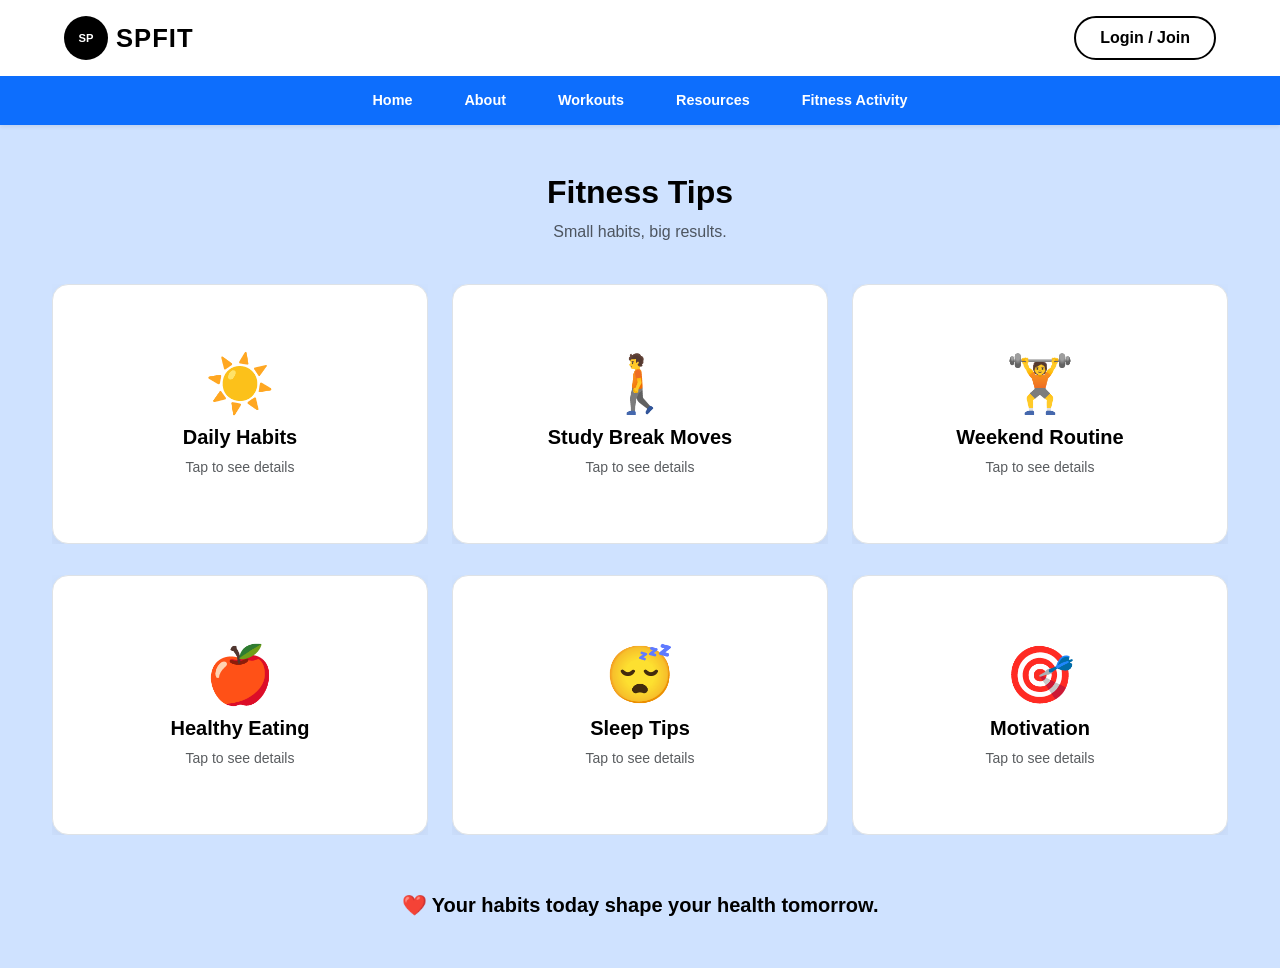
<file: html/tips.html>
<!DOCTYPE html>
<html lang="en">
<head>
    <meta charset="UTF-8">
    <meta name="viewport" content="width=device-width, initial-scale=1.0">
    <title>Fitness Tips</title>
    <link href="https://cdn.jsdelivr.net/npm/bootstrap@5.3.3/dist/css/bootstrap.min.css" rel="stylesheet">
   <link rel="stylesheet" href="../assets/css/zac.css">
    <link rel="stylesheet" href="../assets/css/hajrah.css">
</head>

<body class="bg-primary-subtle">
    <header class="site-header bg-white shadow-sm sticky-top">
        <div class="top-bar d-flex align-items-center justify-content-between pad-x py-3 px-4 mx-auto" style="max-width: 1200px;">
            <div class="d-flex align-items-center gap-2">
                <button class="logo-btn text-white border-0 rounded-circle fw-bold">SP</button>
                <span class="brand-title fw-bold">SPFIT</span>
            </div>
            <a href="../html/connect.html" class="login-btn rounded-pill px-4 py-2 fw-semibold text-decoration-none">Login / Join</a>
        </div>
        
        
        <nav class="main-nav bg-primary w-100">
            <ul class="list-unstyled d-flex justify-content-center align-items-center gap-4 m-0 px-3">
                <li><a href="../index.html" class="text-white text-decoration-none fw-semibold py-3 d-inline-block">Home</a></li>
                <li class="dropdown position-relative">
                    <p class="dropdownText text-white fw-semibold py-3 m-0 cursor-pointer">About</p>
                    <ul class="dropdownItems list-unstyled position-absolute bg-white rounded-3 py-2 m-0 z-3">
                        <li><a href="aboutus.html" class="d-block px-3 py-2 text-dark text-decoration-none fw-semibold small">About Us</a></li>
                        <li><a href="connect.html" class="d-block px-3 py-2 text-dark text-decoration-none fw-semibold small">Contact Us</a></li>
                    </ul>
                </li>
                <li class="dropdown position-relative">
                    <p class="dropdownText text-white fw-semibold py-3 m-0 cursor-pointer">Workouts</p>
                    <ul class="dropdownItems list-unstyled position-absolute bg-white rounded-3 py-2 m-0 z-3">
                        <li><a href="beginner.html" class="d-block px-3 py-2 text-dark text-decoration-none fw-semibold small">Beginner Workout</a></li>
                        <li><a href="strength.html" class="d-block px-3 py-2 text-dark text-decoration-none fw-semibold small">Strength Training</a></li>
                        <li><a href="cardio.html" class="d-block px-3 py-2 text-dark text-decoration-none fw-semibold small">Cardio Exercise</a></li>
                        <li><a href="stretchingandflexibility.html" class="d-block px-3 py-2 text-dark text-decoration-none fw-semibold small">Flexibility &amp; Stretching</a></li>
                    </ul>
                </li>
                <li class="dropdown position-relative">
                    <p class="dropdownText text-white fw-semibold py-3 m-0 cursor-pointer">Resources</p>
                    <ul class="dropdownItems list-unstyled position-absolute bg-white rounded-3 py-2 m-0 z-3">
                        <li><a href="nutrition.html" class="d-block px-3 py-2 text-dark text-decoration-none fw-semibold small">Healthy Nutrition</a></li>
                        <li><a href="tips.html" class="d-block px-3 py-2 text-dark text-decoration-none fw-semibold small">Fitness Tips</a></li>
                        <li><a href="workoutPlanner.html" class="d-block px-3 py-2 text-dark text-decoration-none fw-semibold small">Workout Planner</a></li>
                        <li><a href="gallery.html" class="d-block px-3 py-2 text-dark text-decoration-none fw-semibold small">Workout Gallery</a></li>
                    </ul>
                </li>
                <li><a href="mainActivity.html" class="text-white text-decoration-none fw-semibold py-3 d-inline-block">Fitness Activity</a></li>
            </ul>
        </nav>
    </header>

    <main class="container text-center my-5">
        <h2 class="fw-bold">Fitness Tips</h2>
        <p class="text-muted">Small habits, big results.</p>
        
        <div class="row g-4 mt-3">
            <!-- Daily Habits -->
            <div class="col-md-4">
                <button type="button" class="flip-card w-100 border-0 bg-transparent p-0" aria-pressed="false" onclick="this.classList.toggle('flipped')">
                    <div class="flip-inner position-relative w-100 h-100">
                        <div class="flip-front p-4 border rounded-4 bg-white text-center h-100 d-flex flex-column justify-content-center align-items-center">
                            <div class="display-4 mb-2">☀️</div>
                            <h5 class="fw-bold">Daily Habits</h5>
                            <p class="small text-muted mb-0">Tap to see details</p>
                        </div>
                        <div class="flip-back p-4 border rounded-4 bg-primary text-white text-start position-absolute top-0 start-0 w-100 h-100">
                            <h5 class="text-center mb-3 fw-bold">Daily Habits</h5>
                            <ul class="small mb-0 ps-3">
                                <li>Drink at least 2 litres of water every day.</li>
                                <li>Eat a healthy breakfast before classes.</li>
                                <li>Take the stairs instead of the lift whenever possible.</li>
                                <li>Stretch for 5–10 minutes each morning.</li>
                            </ul>
                        </div>
                    </div>
                </button>
            </div>
            
            <!-- Study Break Moves -->
            <div class="col-md-4">
                <button type="button" class="flip-card w-100 border-0 bg-transparent p-0" aria-pressed="false" onclick="this.classList.toggle('flipped')">
                    <div class="flip-inner position-relative w-100 h-100">
                        <div class="flip-front p-4 border rounded-4 bg-white text-center h-100 d-flex flex-column justify-content-center align-items-center">
                            <div class="display-4 mb-2">🚶</div>
                            <h5 class="fw-bold">Study Break Moves</h5>
                            <p class="small text-muted mb-0">Tap to see details</p>
                        </div>
                        <div class="flip-back p-4 border rounded-4 bg-primary text-white text-start position-absolute top-0 start-0 w-100 h-100">
                            <h5 class="text-center mb-3 fw-bold">Study Break Moves</h5>
                            <ul class="small mb-0 ps-3">
                                <li>Walk around campus for 5 minutes.</li>
                                <li>Do 15 squats during your break.</li>
                                <li>Stretch your neck, shoulders, and back.</li>
                                <li>Roll your wrists and ankles to reduce stiffness.</li>
                            </ul>
                        </div>
                    </div>
                </button>
            </div>

            <!-- Weekend Routine -->
            <div class="col-md-4">
                <button type="button" class="flip-card w-100 border-0 bg-transparent p-0" aria-pressed="false" onclick="this.classList.toggle('flipped')">
                    <div class="flip-inner position-relative w-100 h-100">
                        <div class="flip-front p-4 border rounded-4 bg-white text-center h-100 d-flex flex-column justify-content-center align-items-center">
                            <div class="display-4 mb-2">🏋️</div>
                            <h5 class="fw-bold">Weekend Routine</h5>
                            <p class="small text-muted mb-0">Tap to see details</p>
                        </div>
                        <div class="flip-back p-4 border rounded-4 bg-primary text-white text-start position-absolute top-0 start-0 w-100 h-100">
                            <h5 class="text-center mb-3 fw-bold">Weekend Routine</h5>
                            <ul class="small mb-0 ps-3">
                                <li>Go for a 30-minute jog or brisk walk.</li>
                                <li>Try a beginner workout at home.</li>
                                <li>Prepare healthy meals for the week.</li>
                                <li>Take time to relax before the new week.</li>
                            </ul>
                        </div>
                    </div>
                </button>
            </div>
            
            <!-- Healthy Eating -->
            <div class="col-md-4">
                <button type="button" class="flip-card w-100 border-0 bg-transparent p-0" aria-pressed="false" onclick="this.classList.toggle('flipped')">
                    <div class="flip-inner position-relative w-100 h-100">
                        <div class="flip-front p-4 border rounded-4 bg-white text-center h-100 d-flex flex-column justify-content-center align-items-center">
                            <div class="display-4 mb-2">🍎</div>
                            <h5 class="fw-bold">Healthy Eating</h5>
                            <p class="small text-muted mb-0">Tap to see details</p>
                        </div>
                        <div class="flip-back p-4 border rounded-4 bg-primary text-white text-start position-absolute top-0 start-0 w-100 h-100">
                            <h5 class="text-center mb-3 fw-bold">Healthy Eating</h5>
                            <ul class="small mb-0 ps-3">
                                <li>Never skip breakfast.</li>
                                <li>Choose grilled or steamed food options.</li>
                                <li>Drink plenty of water throughout the day.</li>
                                <li>Eat a variety of fruits and vegetables.</li>
                            </ul>
                        </div>
                    </div>
                </button>
            </div>

            <!-- Sleep Tips -->
            <div class="col-md-4">
                <button type="button" class="flip-card w-100 border-0 bg-transparent p-0" aria-pressed="false" onclick="this.classList.toggle('flipped')">
                    <div class="flip-inner position-relative w-100 h-100">
                        <div class="flip-front p-4 border rounded-4 bg-white text-center h-100 d-flex flex-column justify-content-center align-items-center">
                            <div class="display-4 mb-2">😴</div>
                            <h5 class="fw-bold">Sleep Tips</h5>
                            <p class="small text-muted mb-0">Tap to see details</p>
                        </div>
                        <div class="flip-back p-4 border rounded-4 bg-primary text-white text-start position-absolute top-0 start-0 w-100 h-100">
                            <h5 class="text-center mb-3 fw-bold">Sleep Tips</h5>
                            <ul class="small mb-0 ps-3">
                                <li>Aim for 7–9 hours of sleep each night.</li>
                                <li>Avoid electronic screens 30 mins before bed.</li>
                                <li>Stick to a consistent sleep schedule.</li>
                                <li>Allow time for active rest after workouts.</li>
                            </ul>
                        </div>
                    </div>
                </button>
            </div>

            <!-- Motivation -->
            <div class="col-md-4">
                <button type="button" class="flip-card w-100 border-0 bg-transparent p-0" aria-pressed="false" onclick="this.classList.toggle('flipped')">
                    <div class="flip-inner position-relative w-100 h-100">
                        <div class="flip-front p-4 border rounded-4 bg-white text-center h-100 d-flex flex-column justify-content-center align-items-center">
                            <div class="display-4 mb-2">🎯</div>
                            <h5 class="fw-bold">Motivation</h5>
                            <p class="small text-muted mb-0">Tap to see details</p>
                        </div>
                        <div class="flip-back p-4 border rounded-4 bg-primary text-white text-start position-absolute top-0 start-0 w-100 h-100">
                            <h5 class="text-center mb-3 fw-bold">Motivation</h5>
                            <ul class="small mb-0 ps-3">
                                <li>Set achievable small weekly goals.</li>
                                <li>Find a study or exercise workout buddy.</li>
                                <li>Track your consistency and progress.</li>
                                <li>Celebrate your small milestones.</li>
                            </ul>
                        </div>
                    </div>
                </button>
            </div>
        </div>

        <div class="mt-5 text-center fs-5 fw-semibold">
            ❤️ Your habits today shape your health tomorrow.
        </div>
    </main>

    <script src="https://cdn.jsdelivr.net/npm/bootstrap@5.3.3/dist/js/bootstrap.bundle.min.js"></script>
</body>
</html>
</file>
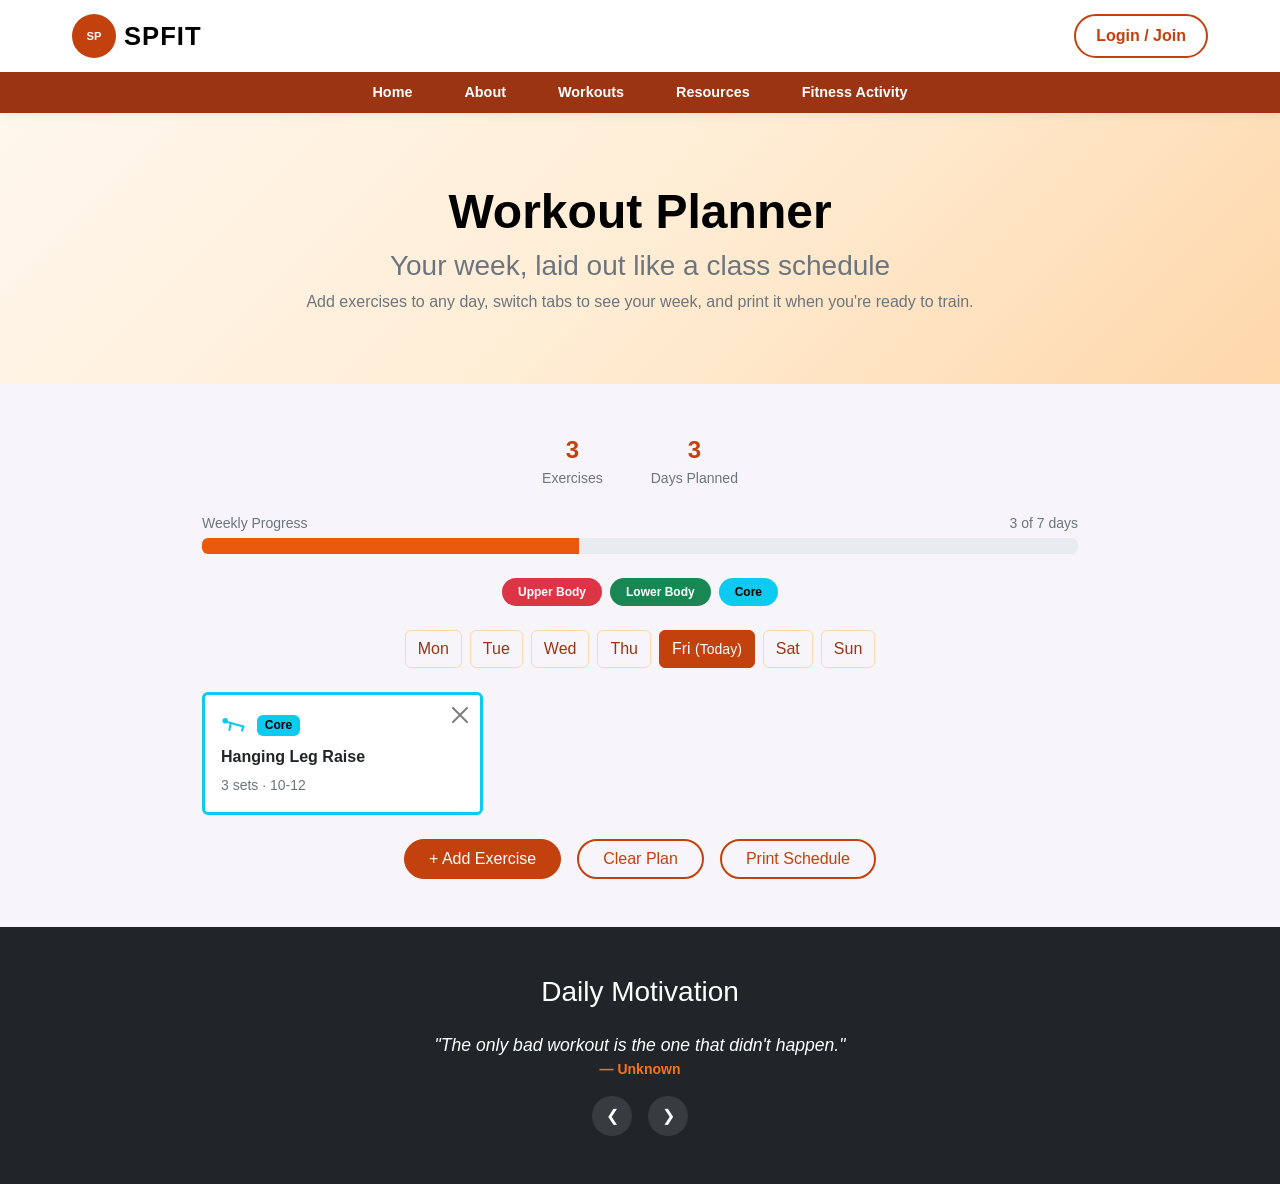
<file: html/workoutPlanner.html>
<!DOCTYPE html>
<html lang="en">
<head>
<meta charset="UTF-8">
<meta name="viewport" content="width=device-width, initial-scale=1.0">
<title>SPFIT - Workout Planner</title>
<link href="https://cdn.jsdelivr.net/npm/bootstrap@5.3.3/dist/css/bootstrap.min.css" rel="stylesheet">
<link rel="stylesheet" href="../assets/css/rex.css">
</head>
<body class="section-planning">

<header class="site-header no-print">
  <div class="top-bar">
    <div class="d-flex align-items-center gap-2">
      <button class="logo-btn" type="button">SP</button>
      <span class="brand-title">SPFIT</span>
    </div>
    <a href="connect.html" class="login-btn">Login / Join</a>
  </div>

  <nav class="main-nav">
    <ul>
      <li><a href="../index.html">Home</a></li>

      <li class="dropdown">
        <p class="dropdownText">About</p>
        <ul class="dropdownItems">
          <li><a href="aboutus.html">About Us</a></li>
          <li><a href="connect.html">Contact Us</a></li>
        </ul>
      </li>

      <li class="dropdown">
        <p class="dropdownText">Workouts</p>
        <ul class="dropdownItems">
          <li><a href="beginner.html">Beginner Workout</a></li>
          <li><a href="strength.html">Strength Training</a></li>
          <li><a href="cardio.html">Cardio Exercise</a></li>
          <li><a href="stretchingandflexibility.html">Flexibility &amp; Stretching</a></li>
        </ul>
      </li>

      <li class="dropdown">
        <p class="dropdownText">Resources</p>
        <ul class="dropdownItems">
          <li><a href="nutrition.html">Healthy Nutrition</a></li>
          <li><a href="tips.html">Fitness Tips</a></li>
          <li><a href="workoutPlanner.html" class="active">Workout Planner</a></li>
          <li><a href="gallery.html">Workout Gallery</a></li>
        </ul>
      </li>

      <li><a href="mainActivity.html">Fitness Activity</a></li>
    </ul>
  </nav>
</header>

<section class="hero-section text-center">
  <h1 class="fw-bold display-5">Workout Planner</h1>
  <h3 class="fw-normal text-secondary">Your week, laid out like a class schedule</h3>
  <p class="text-secondary mb-0">Add exercises to any day, switch tabs to see your week, and print it when you're ready to train.</p>
</section>

<section class="py-5">
  <div class="container measure-lg">

    <div id="planStats" class="d-flex justify-content-center gap-5 text-center mb-4"></div>

    <!-- Weekly progress: quick visual on top of the "Days Planned" stat above -->
    <div class="measure-lg mx-auto mb-4">
      <div class="d-flex justify-content-between small text-secondary mb-1">
        <span>Weekly Progress</span>
        <span id="weekProgressLabel"></span>
      </div>
      <div class="progress" role="progressbar" aria-label="Days planned this week">
        <div class="progress-bar bg-accent" id="weekProgressBar"></div>
      </div>
    </div>

    <!-- Category legend (kept visible on print too, so the colors/labels make sense on paper) -->
    <div class="d-flex justify-content-center gap-2 flex-wrap mb-4">
      <span class="badge text-bg-danger rounded-pill px-3 py-2">Upper Body</span>
      <span class="badge text-bg-success rounded-pill px-3 py-2">Lower Body</span>
      <span class="badge text-bg-info rounded-pill px-3 py-2">Core</span>
    </div>

    <!-- Day tabs: built + auto-selected to "today" by rex.js, not hardcoded here -->
    <div class="d-flex justify-content-center flex-wrap gap-2 mb-4 no-print" id="dayTabs" role="tablist"></div>

    <!-- One tab-pane per day, filled in by rex.js from the saved plan -->
    <div class="tab-content" id="dayPanes"></div>

    <div class="d-flex justify-content-center gap-3 mt-4 flex-wrap no-print">
      <button type="button" id="addRowBtn" class="btn btn-accent rounded-pill px-4" data-bs-toggle="modal" data-bs-target="#addExerciseModal">+ Add Exercise</button>
      <button type="button" id="clearPlanBtn" class="btn btn-outline-accent rounded-pill px-4" data-bs-toggle="modal" data-bs-target="#clearPlanModal">Clear Plan</button>
      <button type="button" id="printPlanBtn" class="btn btn-outline-accent rounded-pill px-4">Print Schedule</button>
    </div>
  </div>
</section>

<!-- Add exercise modal -->
<div class="modal fade" id="addExerciseModal" tabindex="-1" aria-labelledby="addExerciseModalLabel" aria-hidden="true">
  <div class="modal-dialog modal-dialog-centered">
    <div class="modal-content">
      <div class="modal-header modal-header-accent">
        <h5 class="modal-title text-accent-dark" id="addExerciseModalLabel">Add Exercise</h5>
        <button type="button" class="btn-close" data-bs-dismiss="modal" aria-label="Close"></button>
      </div>
      <div class="modal-body">
        <form id="addExerciseForm">
          <div class="mb-3">
            <label class="form-label" for="fieldDay">Day</label>
            <select class="form-select" id="fieldDay" required></select>
          </div>
          <div class="mb-3">
            <label class="form-label" for="fieldPreset">Exercise</label>
            <!-- Presets match the Strength Training page exactly, plus a Custom option for anything else -->
            <select class="form-select" id="fieldPreset"></select>
          </div>
          <div class="mb-3 d-none" id="customExerciseWrap">
            <label class="form-label" for="fieldExercise">Custom Exercise Name</label>
            <input type="text" class="form-control" id="fieldExercise" placeholder="e.g. Kettlebell Swing">
          </div>
          <div class="mb-3">
            <label class="form-label" for="fieldCategory">Category</label>
            <select class="form-select" id="fieldCategory" required>
              <option value="upper">Upper Body</option>
              <option value="lower">Lower Body</option>
              <option value="core">Core</option>
            </select>
          </div>
          <div class="row g-3">
            <div class="col-6">
              <label class="form-label" for="fieldSets">Sets</label>
              <input type="number" min="1" class="form-control" id="fieldSets" value="3" required>
            </div>
            <div class="col-6">
              <label class="form-label" for="fieldReps">Reps</label>
              <input type="text" class="form-control" id="fieldReps" placeholder="e.g. 10-12" required>
            </div>
          </div>
        </form>
      </div>
      <div class="modal-footer">
        <button type="button" class="btn btn-outline-accent rounded-pill" data-bs-dismiss="modal">Cancel</button>
        <button type="submit" form="addExerciseForm" class="btn btn-accent rounded-pill">Add to Plan</button>
      </div>
    </div>
  </div>
</div>

<!-- Clear plan confirmation -->
<div class="modal fade" id="clearPlanModal" tabindex="-1" aria-labelledby="clearPlanModalLabel" aria-hidden="true">
  <div class="modal-dialog modal-dialog-centered">
    <div class="modal-content">
      <div class="modal-header modal-header-accent">
        <h5 class="modal-title text-accent-dark" id="clearPlanModalLabel">Clear your weekly plan?</h5>
        <button type="button" class="btn-close" data-bs-dismiss="modal" aria-label="Close"></button>
      </div>
      <div class="modal-body">
        <p class="mb-0 text-secondary">This removes every exercise from your plan. This can't be undone.</p>
      </div>
      <div class="modal-footer">
        <button type="button" class="btn btn-outline-accent rounded-pill" data-bs-dismiss="modal">Cancel</button>
        <button type="button" id="confirmClearBtn" class="btn btn-accent rounded-pill" data-bs-dismiss="modal">Clear Plan</button>
      </div>
    </div>
  </div>
</div>

<footer class="bg-dark text-white py-5 no-print">
  <div class="container quote-carousel mx-auto text-center measure">
    <h3 class="mb-4">Daily Motivation</h3>
    <div id="quoteCarousel" class="carousel slide" data-bs-ride="carousel">
      <div class="carousel-inner mb-3">
        <div class="carousel-item active">
          <blockquote class="blockquote">"The only bad workout is the one that didn't happen."</blockquote>
          <figcaption class="blockquote-footer mb-0">Unknown</figcaption>
        </div>
        <div class="carousel-item">
          <blockquote class="blockquote">"Take care of your body. It's the only place you have to live."</blockquote>
          <figcaption class="blockquote-footer mb-0">Jim Rohn</figcaption>
        </div>
        <div class="carousel-item">
          <blockquote class="blockquote">"Success starts with self-discipline."</blockquote>
          <figcaption class="blockquote-footer mb-0">Unknown</figcaption>
        </div>
        <div class="carousel-item">
          <blockquote class="blockquote">"Small steps every day add up to big results."</blockquote>
          <figcaption class="blockquote-footer mb-0">Unknown</figcaption>
        </div>
        <div class="carousel-item">
          <blockquote class="blockquote">"Your body can stand almost anything. It's your mind you have to convince."</blockquote>
          <figcaption class="blockquote-footer mb-0">Unknown</figcaption>
        </div>
      </div>
      <div class="d-flex justify-content-center gap-3">
        <button class="carousel-control-prev" type="button" data-bs-target="#quoteCarousel" data-bs-slide="prev">&#10094;</button>
        <button class="carousel-control-next" type="button" data-bs-target="#quoteCarousel" data-bs-slide="next">&#10095;</button>
      </div>
    </div>
  </div>
</footer>

<script src="https://cdn.jsdelivr.net/npm/bootstrap@5.3.3/dist/js/bootstrap.bundle.min.js"></script>
<script src="../assets/js/rex.js"></script>
</body>
</html>
</file>
<file: assets/css/zac.css>
/* zac.css — combined stylesheet for index.html, connect.html, beginner.html
   Sections: shared header/nav/footer, index-only, connect-only, beginner-only */

:root {
    --green: #117539;
    --light-green: #4aa16d;   /* alias — used by quote text color & first-card gradient */
    --blue: #d4e8f7;
    --lavender: #e8dff5;
    --peach: #fde8d8;
    --mint: #d6f5ed;
    --dark: #000000;
    --soft-gray: #f7f5fa;
    --white: #ffffff;

    --green-50: #f0fdf4;
    --green-100: #dcfce7;
    --green-300: #86efac;
    --green-700: #15803d;
    --green-800: #166534;
}

* {
    margin: 0;
    padding: 0;
    box-sizing: border-box;
    font-family: 'Segoe UI', 'DM Sans', sans-serif;
}

html { scroll-behavior: smooth; }
body { background: var(--soft-gray); color: var(--dark); }
a { text-decoration: none; color: inherit; }

/* ================= Shared: header / nav / footer ================= */

.site-header {
    background: var(--white);
    box-shadow: 0 2px 10px rgba(0, 0, 0, 0.06);
    position: sticky;
    top: 0;
    z-index: 100;
}

.main-nav a,
.dropdownText {
    display: inline-flex;
    align-items: center;
    margin: 0;
    line-height: 1.2;
    text-decoration: none;
}

.top-bar {
    display: flex;
    align-items: center;
    justify-content: space-between;
    padding: 14px 32px;
    max-width: 1200px;
    margin: 0 auto;
}

.logo-btn {
    background: var(--dark);
    color: var(--white);
    border: none;
    border-radius: 50%;
    width: 44px;
    height: 44px;
    font-size: 0.7rem;
    font-weight: 700;
    cursor: pointer;
}

.brand-title { font-size: 1.6rem; font-weight: 800; letter-spacing: 1px; }

.login-btn {
    background: transparent;
    border: 2px solid var(--dark);
    color: var(--dark);
    border-radius: 30px;
    padding: 8px 20px;
    font-weight: 600;
    cursor: pointer;
    transition: all 0.25s ease;
}

.login-btn:hover { background: var(--dark); color: var(--white); }

/* FIX 1: Lock main-nav background to dark green across all pages & elements */
header nav,
nav.main-nav,
.main-nav { 
    background-color: #117539 ;
    background: #117539 ;
    width: 100%; 
}

.main-nav > ul {
    list-style: none;
    display: flex;
    justify-content: center;
    align-items: center;
    gap: 1.5rem;
    margin: 0 auto;
    padding: 0 1rem;
}

.main-nav > ul > li { position: relative; }

.main-nav a,
.main-nav .dropdownText {
    display: inline-block;
    padding: 12px 14px;
    font-weight: 600;
    font-size: 0.9rem;
    cursor: pointer;
    color: #ffffff !important; 
    transition: color 0.2s ease;
}



/* Dropdown Menu Container */
.dropdownItems {
    display: none;
    position: absolute;
    top: 100%;
    left: 50%;
    transform: translateX(-50%);
    background-color: #ffffff !important;
    min-width: 190px;
    border-radius: 12px;
    padding: 8px 0;
    box-shadow: 0 10px 25px rgba(0, 0, 0, 0.12);
    z-index: 1000;
    margin-top: 0; /* FIX 2: Removed gap so menu doesn't disappear when moving cursor down */
    list-style: none;
}

/* FIX 2: Invisible bridge above dropdown to keep hover active */
.dropdownItems::before {
    content: '';
    position: absolute;
    top: -10px;
    left: 0;
    width: 100%;
    height: 10px;
}

/* Show dropdown when hovering parent li or .dropdown */
.main-nav li:hover > .dropdownItems,
.dropdown:hover .dropdownItems,
.dropdownItems.active {
    display: flex !important;
    flex-direction: column !important;
}

.dropdownItems li { width: 100%; display: block; }

/* Dropdown link text styling */
.dropdownItems li a {
    display: block;
    padding: 10px 16px;
    color: #000000 !important;
    font-size: 0.85rem;
    font-weight: 600;
    text-decoration: none;
    white-space: nowrap;
}

.dropdownItems li a:hover { 
    background-color: #f0fdf4 !important; 
    color: #15803d !important; 
}

.container { max-width: 1200px; margin: 0 auto; }

footer { background: var(--dark); color: var(--white); padding: 50px 20px; }

/* ================= Index-only ================= */

.hero-section {
    text-align: center;
    padding: 80px 20px;
    background: linear-gradient(135deg, #e2f3e8 0%, #cfead8 50%, #b9dfc8 100%);
}

.hero-section h1 { font-size: 2.6rem; margin-bottom: 12px; }

.features-section { padding: 70px 20px; }

.feature-card {
    background: var(--white);
    border-radius: 20px;
    padding: 24px;
    text-align: center;
    box-shadow: 0 10px 30px rgba(0, 0, 0, 0.05);
    transition: transform 0.3s ease, box-shadow 0.3s ease;
}

.feature-card:hover {
    transform: translateY(-8px);
    box-shadow: 0 20px 40px rgba(0, 0, 0, 0.1);
}

.card-image-placeholder {
    width: 100%;
    height: 160px;
    border-radius: 14px;
    margin-bottom: 16px;
    background: linear-gradient(135deg, var(--blue), var(--mint));
    overflow: hidden;
}

.card-image-placeholder img {
    width: 100%;
    height: 100%;
    object-fit: cover;
    display: block;
}

.feature-card:nth-child(1) .card-image-placeholder { background: linear-gradient(135deg, var(--light-green), var(--peach)); }
.feature-card:nth-child(3) .card-image-placeholder { background: linear-gradient(135deg, var(--green), var(--mint)); }

.feature-card h3 { margin-bottom: 14px; font-size: 1.2rem; }

.card-link {
    display: inline-block;
    font-weight: 700;
    padding: 8px 18px;
    border-radius: 30px;
    background: var(--lavender);
    transition: background 0.25s ease;
}

.card-link:hover { background: var(--dark); color: var(--white); }

.decision-section {
    background: linear-gradient(135deg, #e8f6ed 0%, #d4eedc 100%);
    padding: 70px 20px;
    text-align: center;
}

.decision-section h2 { margin-bottom: 40px; font-size: 1.9rem; }

.choose-item { padding: 24px; border-radius: 16px; transition: transform 0.3s ease, background 0.3s ease; }
.choose-item:hover { transform: scale(1.05); background: var(--white); }

.icon-box { font-size: 2.4rem; margin-bottom: 10px; }
.choose-item h4 { font-weight: 700; }

.motivation-card { max-width: 700px; margin: 0 auto; text-align: center; }
.motivation-card h3 { margin-bottom: 24px; font-size: 1.4rem; }

.quote-carousel { display: flex; align-items: center; justify-content: center; gap: 20px; }

.arrow-btn {
    background: rgba(255, 255, 255, 0.1);
    border: none;
    color: var(--white);
    width: 40px;
    height: 40px;
    border-radius: 50%;
    font-size: 1rem;
    cursor: pointer;
    flex-shrink: 0;
    transition: background 0.25s ease;
}

.arrow-btn:hover { background: rgba(255, 255, 255, 0.25); }
.quote-content { min-height: 80px; }
.quote-content blockquote { font-style: italic; font-size: 1.1rem; margin-bottom: 10px; }
.quote-content p { font-weight: 600; color: var(--light-green); }

/* ================= Connect-only ================= */

.joinus-section .container { padding-top: 75px; }

.contact-card {
    background-color: var(--green);
    border-radius: 16px;
    padding: 24px;
}

.contact-icon {
    color: #e63946;
    font-size: 1.1rem;
    margin-top: 2px;
}

.social-icon {
    width: 42px;
    height: 42px;
    display: flex;
    align-items: center;
    justify-content: center;
    border-radius: 50%;
    background-color: #3cd44d;
    color: #090909;
    text-decoration: none;
    font-size: 1.1rem;
    transition: transform 0.25s ease, background-color 0.25s ease;
}

.social-icon:hover { background-color: #fefefe; transform: translateY(-4px); }

/* ================= Beginner-only ================= */

.workout-hero {
    text-align: center;
    padding: 60px 20px 40px;
    background: linear-gradient(135deg, #e2f3e8 0%, #cfead8 50%, #b9dfc8 100%);
}

.workout-hero h1 { font-size: 2.4rem; margin-bottom: 10px; }
.workout-hero p { color: #4a4a5a; max-width: 560px; margin: 0 auto; font-size: 1.05rem; }

.workout-section { padding: 60px 20px; }

.workout-grid {
    display: grid;
    grid-template-columns: repeat(3, 1fr);
    gap: 28px;
}

.workout-card {
    background: var(--white);
    border-radius: 20px;
    padding: 24px;
    text-align: center;
    box-shadow: 0 10px 30px rgba(0, 0, 0, 0.05);
    transition: transform 0.3s ease, box-shadow 0.3s ease;
}

.workout-card:hover {
    transform: translateY(-8px);
    box-shadow: 0 20px 40px rgba(0, 0, 0, 0.1);
}

.workout-card h3 { margin-bottom: 8px; font-size: 1.15rem; }

.workout-meta {
    display: inline-block;
    font-size: 0.8rem;
    font-weight: 700;
    color: var(--green-700);
    background: var(--green-100);
    padding: 4px 12px;
    border-radius: 20px;
    margin-bottom: 10px;
}

.workout-card p.workout-desc { color: #4a4a5a; font-size: 0.92rem; }

.workout-image-placeholder {
    width: 100%;
    height: 140px;
    border-radius: 14px;
    margin-bottom: 16px;
    overflow: hidden;
    display: flex;
    align-items: center;
    justify-content: center;
    background: linear-gradient(135deg, var(--blue), var(--mint));
}

.workout-image-placeholder img,
.BeG {
    width: 100%;
    height: 100%;
    object-fit: cover;
    display: block;
    border-radius: 14px;
}

.workout-card:nth-child(1) .workout-image-placeholder { background: linear-gradient(135deg, var(--light-green), var(--peach)); }
.workout-card:nth-child(3) .workout-image-placeholder { background: linear-gradient(135deg, var(--lavender), var(--mint)); }

.tip-banner {
    max-width: 900px;
    margin: 10px auto 50px;
    display: flex;
    align-items: center;
    gap: 16px;
    background: var(--green-50);
    border: 1.5px dashed var(--green-300);
    border-radius: 16px;
    padding: 20px 26px;
}

.tip-banner .tip-icon { font-size: 1.6rem; flex-shrink: 0; }
.tip-banner p { margin: 0; font-size: 0.95rem; color: #33443a; }
.tip-banner strong { color: var(--green-800); }

.view-all-wrap { text-align: center; }

.btn-view-all {
    display: inline-block;
    background: var(--dark);
    color: var(--white);
    border: none;
    border-radius: 30px;
    padding: 12px 30px;
    font-weight: 600;
    cursor: pointer;
    transition: transform 0.25s ease;
}

.btn-view-all:hover { transform: scale(1.05); }

/* ================= Responsive ================= */

@media (max-width: 1024px) and (min-width: 769px) {
    .workout-grid { grid-template-columns: repeat(2, 1fr); }
}

@media (max-width: 768px) {
    .top-bar { padding: 14px 18px; }
    .hero-section h1 { font-size: 2rem; }
    .main-nav ul { justify-content: flex-start; }

    .dropdownItems {
        position: static;
        box-shadow: none;
        border-radius: 0;
        background: var(--soft-gray);
        display: none;
    }

    .dropdownItems.active { display: block; }

    .workout-grid { grid-template-columns: 1fr; }

    .tip-banner { flex-direction: column; text-align: center; }
}
</file>
<file: assets/css/hajrah.css>
/* Hajrah.css — page-specific styles for cardio.html, nutrition.html, tips.html
   Requires zac.css to be linked BEFORE this file — header, nav, logo-btn,
   login-btn, brand-title, and the base .dropdownItems rules already live
   there and are intentionally NOT repeated here.
*/

/* ================= New page-specific variables ================= */
:root {
    --page-bg-cardio: #ff8a8a;
}

/* Cardio page red background.
   Add class="theme-cardio" to <body> in cardio.html to activate — CSS
   alone can't tell pages apart, so this needs one small hook in the markup. */
body.theme-cardio {
    background-color: var(--page-bg-cardio);
}

/* ================= Dropdown: hover-to-open + theme-matched hover color =================
   zac.css already defines .dropdownItems' base look (position, shadow, width)
   and the .active toggle for mobile taps. This just adds a desktop hover trigger
   and colors the link hover state to match each page's nav (red on cardio's
   bg-danger nav, blue on nutrition/tips' bg-primary nav) instead of zac.css's
   default green. */
.dropdown:hover .dropdownItems {
    display: flex !important;
    flex-direction: column !important;
}

.main-nav.bg-danger .dropdownItems li a:hover {
    background-color: #ff0000;
    color: #ffffff !important;
}

.main-nav.bg-primary .dropdownItems li a:hover {
    background-color: #0d6efd;
    color: #ffffff !important;
}

/* ================= Flip Card component (not in zac.css) ================= */
.flip-card {
    perspective: 1000px;
    height: 260px;
    overflow: hidden;
}

.flip-inner {
    position: relative;
    width: 100%;
    height: 100%;
    transition: transform 0.7s cubic-bezier(0.4, 0, 0.2, 1);
    transform-style: preserve-3d;
}

.flip-card.flipped .flip-inner {
    transform: rotateY(180deg);
}

.flip-front,
.flip-back {
    position: absolute;
    top: 0;
    left: 0;
    width: 100%;
    height: 100%;
    -webkit-backface-visibility: hidden;
    backface-visibility: hidden;
    display: flex;
    flex-direction: column;
    justify-content: center;
    align-items: center;
    border-radius: 0.5rem;
    box-shadow: 0 8px 20px rgba(0, 0, 0, 0.06);
}

.flip-back {
    transform: rotateY(180deg);
}

.flip-card.flipped .flip-inner {
    transform: rotateY(180deg);
}

/* ================= Cardio: Daily Challenge box ================= */
#challenge-box {
    min-height: 70px;
    display: flex;
    align-items: center;
    justify-content: center;
    background-color: #d4e8f7;
}

/* ================= Responsive ================= */
@media (max-width: 768px) {
    .dropdownItems {
        position: static;
        transform: none;
        box-shadow: none;
        background: var(--soft-gray, #f7f5fa);
    }
}
</file>
<file: assets/css/yuxi.css>
/* YuXi.css — page-specific styles for stretchingandflexibility.html,
   mainActivity.html, and gallery.html.
   Depends on zac.css being loaded first (site-header, top-bar, logo-btn,
   brand-title, login-btn, main-nav, dropdownItems, and the base reset
   all come from there — not repeated here). */

/* ---------- Shared: these 3 pages use an orange nav, not the site green ---------- */
.main-nav {
    background: #fd7e14;
    position: relative;
    z-index: 1000;
}

/* Desktop hover-to-reveal, in addition to zac.css's click/.active toggle */
.dropdown:hover .dropdownItems {
    display: flex !important;
    flex-direction: column !important;
}

.dropdownItems li a:hover {
    background-color: orange;
    color: #ffffff !important;
}

/* ---------- Gallery-page background (safe as a bare `body` rule: activity's
   inline style and stretch's .bg-primary-subtle class both out-specificity it) ---------- */
body {
    background-color: #fcfcfc;
    font-family: system-ui, -apple-system, sans-serif;
}

/* ---------- Filter buttons: scoped per page container to avoid collision ---------- */

/* Stretch page — Warm-Up / Cool-Down (blue theme) */
#stretch-filters .filter-btn {
    border: 2px solid #0d6efd;
    color: #0d6efd;
    background-color: #ffffff;
    font-weight: 600;
    transition: all 0.2s ease-in-out;
}

#stretch-filters .filter-btn:hover { background-color: #e7f1ff; }

#stretch-filters .filter-btn.active {
    background-color: #0d6efd;
    color: #ffffff;
}

/* Gallery page — category filters (orange theme) */
#gallery-filters .filter-btn.active {
    background-color: #fd7e14 !important;
    color: #ffffff !important;
    border-color: #fd7e14 !important;
}

.container-xl { max-width: 1200px; }

/* ---------- Gallery grid ---------- */
.gallery-item { transition: transform 0.2s ease-in-out; }
.gallery-item:hover { transform: translateY(-5px); cursor: pointer; }
.img-square { aspect-ratio: 1 / 1; }

/* ---------- Shared orange theme utilities ---------- */
.bg-orange { background-color: #fd7e14 !important; }
.text-orange { color: #fd7e14 !important; }
.border-orange { border-color: #fd7e14 !important; }

/* ---------- Shared component styling (cards, dark button, badge icon) ---------- */
.card {
    border-radius: 12px;
    box-shadow: 0 2px 4px rgba(0, 0, 0, 0.04);
    border: 1px solid #e0e0e0;
}

.btn-dark-custom {
    background-color: #1a2332;
    color: white;
    border: none;
}

.btn-dark-custom:hover {
    background-color: #2c3e50;
    color: white;
}

.badge-icon { font-size: 3rem; color: #d1d5db; }

/* ---------- Activity page ---------- */
.achievement-row { transition: all 0.4s ease; }
#xpCount, #fpCount { transition: color 0.3s ease; }
</file>
<file: assets/css/rex.css>
/* ============================================================
   SPFIT — theme layer on top of Bootstrap 5.
   Bootstrap handles layout/grid/components; this file only
   carries brand color + the handful of things Bootstrap
   doesn't do (flip cards, hero gradient, quiz, planner).

   Color system: each page picks ONE section class on <body>.
   Everything below reads --accent-* instead of a hardcoded
   color, so the same rules repaint per section automatically.
     .section-general  (Home, About)            → green  — vitality
     .section-fitness  (Beginner/Strength/Cardio) → red    — energy
     .section-health   (Nutrition/Tips/Gallery)   → blue   — vitality
     .section-planning (Workout Planner)          → orange — energy
   ============================================================ */

:root {
  --white: #ffffff;
  --soft-gray: #f7f5fa;

  /* fallback accent = general/green, so unclassed elements still work */
  --accent-50: #f0fdf4;  --accent-100: #dcfce7; --accent-200: #bbf7d0;
  --accent-500: #22c55e; --accent-600: #16a34a; --accent-700: #15803d; --accent-800: #166534;
}

.section-general {
  --accent-50: #f0fdf4;  --accent-100: #dcfce7; --accent-200: #bbf7d0;
  --accent-500: #22c55e; --accent-600: #16a34a; --accent-700: #15803d; 
  --accent-800: #157039; /* Updated to match your image */
}
.section-fitness {
  --accent-50: #fef2f2;  --accent-100: #fee2e2; --accent-200: #fecaca;
  --accent-500: #ef4444; --accent-600: #dc2626; --accent-700: #b91c1c; --accent-800: #991b1b;
}
.section-health {
  --accent-50: #eff6ff;  --accent-100: #dbeafe; --accent-200: #bfdbfe;
  --accent-500: #3b82f6; --accent-600: #2563eb; --accent-700: #1d4ed8; --accent-800: #1e40af;
}
.section-planning {
  --accent-50: #fff7ed;  --accent-100: #ffedd5; --accent-200: #fed7aa;
  --accent-500: #f97316; --accent-600: #ea580c; --accent-700: #c2410c; --accent-800: #9a3412;
}

body {
  background: var(--soft-gray);
  color: var(--dark);
  font-family: 'Segoe UI', 'DM Sans', sans-serif;
}

/* ---------- Header / brand ---------- */
.logo-btn {
  background: var(--accent-700);
  color: #fff;
  border: none;
  border-radius: 50%;
  width: 44px;
  height: 44px;
  font-size: .7rem;
  font-weight: 700;
  line-height: 1.1;
}

.brand-title { font-size: 1.6rem; font-weight: 800; letter-spacing: 1px; }

.btn-accent { background: var(--accent-700); border-color: var(--accent-700); color: #fff; }
.btn-accent:hover { background: var(--accent-800); border-color: var(--accent-800); color: #fff; }

.btn-outline-accent { background: transparent; border: 2px solid var(--accent-700); color: var(--accent-700); }
.btn-outline-accent:hover { background: var(--accent-700); color: #fff; }

/* ---------- Site header / nav (same markup as index.html) ---------- */
.site-header {
  background: #fff;
  box-shadow: 0 2px 10px rgba(0, 0, 0, .06);
  position: sticky;
  top: 0;
  z-index: 100;
}

.top-bar {
  display: flex;
  align-items: center;
  justify-content: space-between;
  padding: 14px 32px;
  max-width: 1200px;
  margin: 0 auto;
}

.login-btn {
  display: inline-block;
  background: transparent;
  border: 2px solid var(--accent-700);
  color: var(--accent-700);
  border-radius: 30px;
  padding: 8px 20px;
  font-weight: 600;
  cursor: pointer;
  text-decoration: none;
  transition: all .25s ease;
}
.login-btn:hover { background: var(--accent-700); color: #fff; }

.main-nav { background: var(--accent-800); width: 100%; }

.main-nav > ul {
  list-style: none;
  display: flex;
  justify-content: center;
  align-items: center;
  gap: 1.5rem;
  margin: 0 auto;
  padding: 0 1rem;
}

.main-nav > ul > li { position: relative; }

.main-nav a,
.main-nav .dropdownText {
  display: inline-flex;
  align-items: center;
  margin: 0;
  padding: 12px 14px;
  line-height: 1.2;
  font-weight: 600;
  font-size: .9rem;
  cursor: pointer;
  color: var(--white);
  text-decoration: none;
  transition: color 0.2s ease;
}

/* FIX: Hover color updated to light tint so text stays visible over dark backgrounds */
.main-nav a:hover,
.main-nav a.active,
.main-nav .dropdownText:hover { 
  color: var(--accent-100); 
}

.dropdownItems {
  display: none;
  position: absolute;
  top: 100%;
  left: 50%;
  transform: translateX(-50%);
  background: #fff;
  min-width: 190px;
  border-radius: 12px;
  padding: 8px 0;
  box-shadow: 0 10px 25px rgba(0, 0, 0, .12);
  z-index: 1000;
  /* margin-top: 4px; */
  list-style: none;
}
.dropdownItems.active { display: flex !important; flex-direction: column !important; }
.dropdownItems li { width: 100%; display: block; }
.dropdownItems li a {
  display: block;
  padding: 10px 16px;
  color: var(--accent-800);
  font-size: .85rem;
  font-weight: 600;
  white-space: nowrap;
}
.dropdownItems li a:hover,
.dropdownItems li a.active { background: var(--accent-50); color: var(--accent-700); }
/* 1. Show when hovered with mouse */
.dropdown:hover .dropdownItems {
  display: flex !important;
  flex-direction: column !important;
}

/* 2. Show when clicked (keeps click/tap functionality working for mobile) */
.dropdownItems.active { 
  display: flex !important; 
  flex-direction: column !important; 
}

/* Strength page only: brighter red nav bar, per earlier request */
.nav-strength-red { background-color: #ff0000 !important; }
.nav-strength-red a:hover,
.nav-strength-red a.active,
.nav-strength-red .dropdownText:hover { color: #fff; }

@media (max-width: 768px) {
  .top-bar { padding: 14px 18px; }
  .main-nav > ul { justify-content: flex-start; flex-wrap: wrap; }
  .dropdownItems {
    position: static;
    transform: none;
    box-shadow: none;
    border-radius: 0;
    background: var(--soft-gray);
    display: none;
  }
  .dropdownItems.active { display: flex !important; }
}

/* ---------- Hero ---------- */
.hero-section {
  background: linear-gradient(135deg, var(--accent-50) 0%, var(--accent-100) 50%, var(--accent-200) 100%);
  padding: 70px 20px;
}

/* Bold dark banner hero (About Us) */
.hero-dark {
  background: linear-gradient(135deg, var(--accent-800) 0%, #1b1b24 100%);
  min-height: 340px;
}

/* Small stick-figure illustration next to the About Us hero text */
.hero-figure { width: 64px; height: 64px; }

/* About Us tabs: tint Bootstrap's nav-underline to match the section accent */
.nav-underline .nav-link.active { color: var(--accent-700); border-bottom-color: var(--accent-700); }

/* ---------- Cards / tags shared across pages ---------- */
.card-image-placeholder {
  height: 160px;
  border-radius: 14px;
  overflow: hidden;
  background: linear-gradient(135deg, var(--accent-200), var(--accent-100));
  display: flex;
  align-items: center;
  justify-content: center;
}
.card-image-placeholder img { width: 100%; height: 100%; object-fit: cover; }
.card-image-placeholder svg { width: 70%; height: 70%; color: var(--accent-700); }

/* ---------- More Details button ---------- */
.detail-btn { border-width: 2px; font-weight: 600; }

/* ---------- Small utilities (replace what used to be inline styles) ---------- */
.text-accent { color: var(--accent-700); }
.text-accent-dark { color: var(--accent-800); }
.bg-accent { background: var(--accent-600) !important; }
.bg-accent-50 { background: var(--accent-50); }
.border-accent-200 { border-color: var(--accent-200) !important; }
.modal-header-accent { background: var(--accent-50); border-bottom: 1px solid var(--accent-200); }
.measure-sm { max-width: 640px; margin-inline: auto; }
.measure { max-width: 700px; margin-inline: auto; }
.measure-lg { max-width: 900px; margin-inline: auto; }

.icon-box { font-size: 2.2rem; line-height: 1; }

.accent-tag {
  display: inline-block;
  background: var(--accent-100);
  color: var(--accent-800);
  font-size: .72rem;
  font-weight: 700;
  letter-spacing: .4px;
  text-transform: uppercase;
  padding: 4px 12px;
  border-radius: 20px;
}

/* ---------- Filter pills (Strength page) ---------- */
.filter-btn.active { background: var(--accent-700); border-color: var(--accent-700); color: #fff; }
.filter-btn { border-color: var(--accent-200); color: var(--accent-800); }
.filter-btn:hover { border-color: var(--accent-500); }

/* ---------- Team flip cards (About) — Bootstrap has no 3D flip ---------- */
.flip-card { perspective: 1000px; cursor: pointer; height: 240px; border: none; background: transparent; width: 100%; }
.flip-inner { position: relative; width: 100%; height: 100%; transition: transform .7s cubic-bezier(.4,0,.2,1); transform-style: preserve-3d; }
.flip-card.flipped .flip-inner { transform: rotateY(180deg); }
.flip-front, .flip-back { position: absolute; inset: 0; backface-visibility: hidden; border-radius: 16px; }
.flip-front { background: #fff; display: flex; flex-direction: column; align-items: center; justify-content: center; padding: 1rem; box-shadow: 0 8px 20px rgba(0,0,0,.06); }
.flip-front img { width: 84px; height: 84px; border-radius: 50%; object-fit: cover; margin-bottom: 10px; }
.flip-back { background: var(--accent-600); color: #fff; transform: rotateY(180deg); display: flex; align-items: center; justify-content: center; padding: 1.2rem; text-align: center; font-size: .9rem; }

/* ---------- Strength quiz ---------- */
.quiz-option.selected { background: var(--accent-100); border-color: var(--accent-600) !important; }
#quizResult { border-left: 4px solid var(--accent-600); background: var(--accent-50); }

/* ---------- Workout planner (day tabs + cards, mostly plain Bootstrap) ---------- */
#planStats .stat-num { color: var(--accent-700); font-weight: 800; font-size: 1.5rem; }
.exercise-icon { width: 28px; height: 28px; flex-shrink: 0; }

/* ---------- Footer quote (Bootstrap carousel) ---------- */
.quote-carousel blockquote { font-style: italic; font-size: 1.1rem; }
.quote-carousel figcaption { color: var(--accent-500); font-weight: 600; }
.quote-carousel .carousel-control-prev,
.quote-carousel .carousel-control-next { position: static; width: 40px; height: 40px; background: rgba(255,255,255,.1); border-radius: 50%; opacity: 1; }
.quote-carousel .carousel-control-prev:hover,
.quote-carousel .carousel-control-next:hover { background: rgba(255,255,255,.25); }

/* ---------- Print (Workout Planner) ----------
   Printing needs a few extra fixes on top of .no-print:
   Bootstrap's colored badges rely on a background fill, and most
   browsers skip background colors when printing — so a badge like
   "Upper Body" (white text on red) turns invisible on paper unless
   we swap it to colored text + a border instead. */
@media print {
  .no-print { display: none !important; }
  body { background: #fff; color: #000; }
  .hero-section { background: none !important; padding: 10px 0 20px; }

  /* show every day's schedule stacked, instead of just the active tab */
  .tab-pane { display: block !important; opacity: 1 !important; }

  .card { break-inside: avoid; border-color: #ccc !important; box-shadow: none !important; }
  .planner-remove { display: none !important; }
  #planStats .stat-num { color: #000 !important; }

  /* readable category labels without relying on background color */
  .badge.text-bg-danger  { background: none !important; color: #b91c1c !important; border: 1px solid #b91c1c; }
  .badge.text-bg-success { background: none !important; color: #15803d !important; border: 1px solid #15803d; }
  .badge.text-bg-info    { background: none !important; color: #055160 !important; border: 1px solid #055160; }
}
</file>
